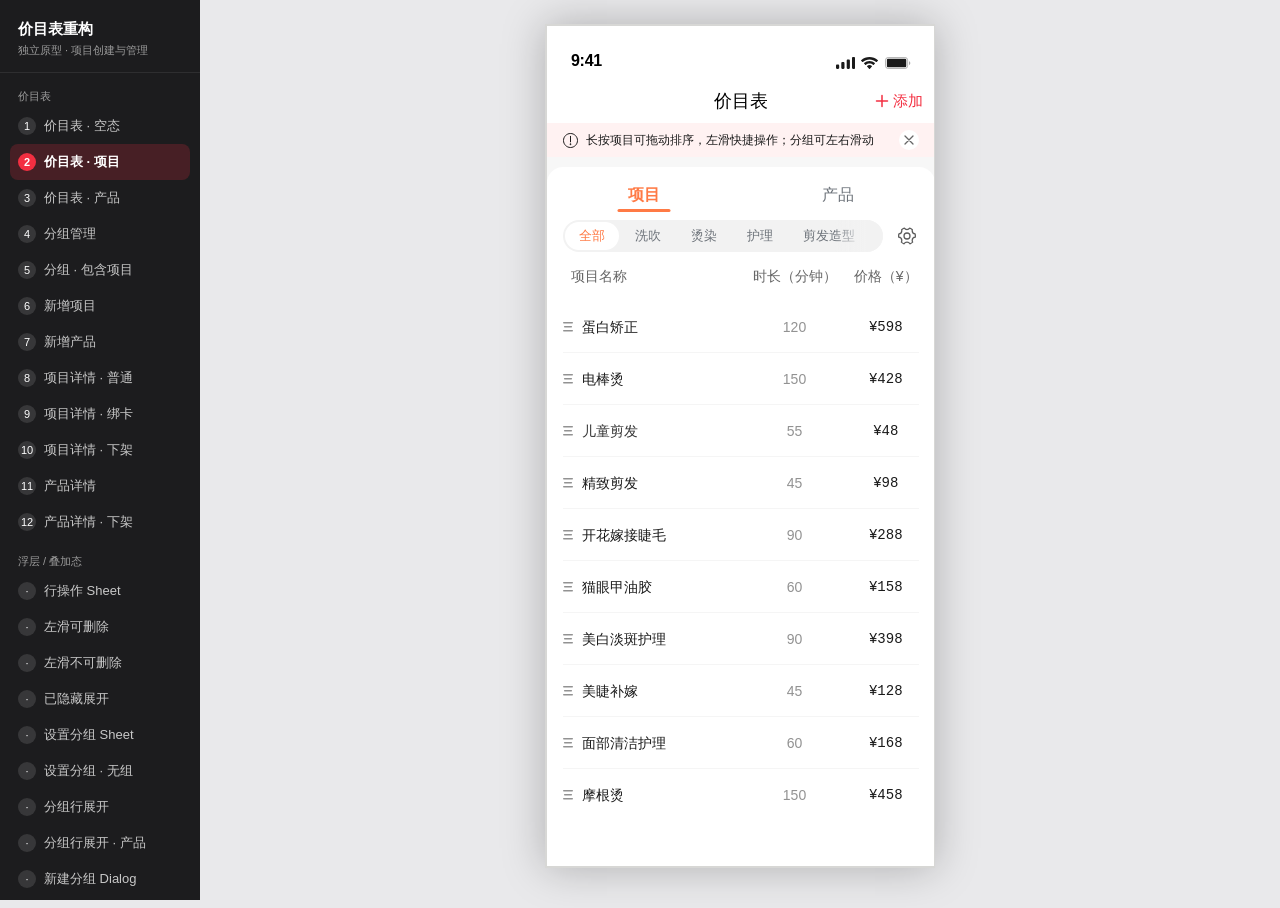
<file: index.html>
<!DOCTYPE html>
<html lang="zh-CN">
<head>
<meta charset="UTF-8">
<meta name="viewport" content="width=device-width, initial-scale=1.0, maximum-scale=1.0, user-scalable=no, viewport-fit=cover">
<title>剑琅联盟 · 价目表重构</title>
<link rel="stylesheet" href="base.css">
<link rel="stylesheet" href="shell.css">

<link rel="icon" href="data:image/svg+xml,%3Csvg xmlns='http://www.w3.org/2000/svg' viewBox='0 0 32 32'%3E%3Crect width='32' height='32' rx='8' fill='%23F32F41'/%3E%3Cg fill='%23ffffff'%3E%3Crect x='9' y='10' width='14' height='2.4' rx='1.2'/%3E%3Crect x='9' y='15' width='14' height='2.4' rx='1.2'/%3E%3Crect x='9' y='20' width='8' height='2.4' rx='1.2'/%3E%3C/g%3E%3C/svg%3E">
<script src="mobile-preview.js"></script>
</head>
<body>
<aside class="site-nav">
  <div class="nav-brand">
    <div class="t">价目表重构</div>
    <div class="s">独立原型 · 项目创建与管理</div>
  </div>
  <div class="nav-group">
    <div class="g-t">价目表</div>
    <button type="button" class="nav-item" data-flow="price-list-empty"><span class="idx">1</span>价目表 · 空态</button>
    <button type="button" class="nav-item on" data-flow="price-list-filled"><span class="idx">2</span>价目表 · 项目</button>
    <button type="button" class="nav-item" data-flow="price-list-product"><span class="idx">3</span>价目表 · 产品</button>
    <button type="button" class="nav-item" data-flow="price-groups"><span class="idx">4</span>分组管理</button>
    <button type="button" class="nav-item" data-flow="price-group-members"><span class="idx">5</span>分组 · 包含项目</button>
    <button type="button" class="nav-item" data-flow="price-add"><span class="idx">6</span>新增项目</button>
    <button type="button" class="nav-item" data-flow="price-add-product"><span class="idx">7</span>新增产品</button>
    <button type="button" class="nav-item" data-flow="price-edit-normal"><span class="idx">8</span>项目详情 · 普通</button>
    <button type="button" class="nav-item" data-flow="price-edit-bound"><span class="idx">9</span>项目详情 · 绑卡</button>
    <button type="button" class="nav-item" data-flow="price-edit-off-sale"><span class="idx">10</span>项目详情 · 下架</button>
    <button type="button" class="nav-item" data-flow="price-edit-product"><span class="idx">11</span>产品详情</button>
    <button type="button" class="nav-item" data-flow="price-edit-product-off-sale"><span class="idx">12</span>产品详情 · 下架</button>
  </div>
  <div class="nav-group">
    <div class="g-t">浮层 / 叠加态</div>
    <button type="button" class="nav-item" data-flow="price-list-action"><span class="idx">·</span>行操作 Sheet</button>
    <button type="button" class="nav-item" data-flow="price-list-swipe"><span class="idx">·</span>左滑可删除</button>
    <button type="button" class="nav-item" data-flow="price-list-swipe-locked"><span class="idx">·</span>左滑不可删除</button>
    <button type="button" class="nav-item" data-flow="price-list-hidden-open"><span class="idx">·</span>已隐藏展开</button>
    <button type="button" class="nav-item" data-flow="price-item-group"><span class="idx">·</span>设置分组 Sheet</button>
    <button type="button" class="nav-item" data-flow="price-item-group-empty"><span class="idx">·</span>设置分组 · 无组</button>
    <button type="button" class="nav-item" data-flow="price-group-menu"><span class="idx">·</span>分组行展开</button>
    <button type="button" class="nav-item" data-flow="price-group-menu-product"><span class="idx">·</span>分组行展开 · 产品</button>
    <button type="button" class="nav-item" data-flow="price-group-create"><span class="idx">·</span>新建分组 Dialog</button>
    <button type="button" class="nav-item" data-flow="price-group-rename"><span class="idx">·</span>重命名 Dialog</button>
    <button type="button" class="nav-item" data-flow="price-group-delete"><span class="idx">·</span>删除分组 Dialog</button>
    <button type="button" class="nav-item" data-flow="price-item-delete"><span class="idx">·</span>删除价目 Dialog</button>
  </div>
  <div class="nav-group grow">
    <div class="g-t">文档</div>
    <a class="nav-link" href="PRD-%E9%A1%B9%E7%9B%AE%E5%88%9B%E5%BB%BA%E4%B8%8E%E7%AE%A1%E7%90%86.html"><span class="idx">P</span> PRD</a>
  </div>
</aside>
<div class="nav-drawer-mask" id="navDrawerMask" aria-hidden="true"></div>
<div class="nav-edge-hit" id="navEdgeHit" aria-hidden="true"></div>
<div class="stage">
  <div id="frame" class="phone-shell">
    <div class="phone-inner phone">
    <div class="status-bar">
      <div class="status-bar__time">9:41</div>
      <div class="status-bar__icons">
        <svg width="19.2" height="12" viewBox="0 0 19.2002 12" fill="none" xmlns="http://www.w3.org/2000/svg"><path d="M2.13379 7.40039C2.72262 7.40066 3.2001 7.91493 3.2002 8.5498V10.8496C3.2002 11.4846 2.72268 11.9997 2.13379 12H1.06641C0.477422 11.9998 0 11.4846 0 10.8496V8.5498C9.79152e-05 7.91486 0.477483 7.40054 1.06641 7.40039H2.13379ZM7.43359 5C8.02258 5.00015 8.5 5.52275 8.5 6.16699V10.833C8.5 11.4772 8.02258 11.9998 7.43359 12H6.36621C5.77732 11.9997 5.2998 11.4772 5.2998 10.833V6.16699C5.2998 5.52283 5.77732 5.00027 6.36621 5H7.43359ZM12.833 2.40039C13.422 2.40039 13.9003 2.91564 13.9004 3.55176V10.8477C13.9004 11.4839 13.4221 12 12.833 12H11.7666C11.1775 12 10.7002 11.4839 10.7002 10.8477V3.55176C10.7003 2.91566 11.1776 2.40043 11.7666 2.40039H12.833ZM18.1338 0C18.7227 0.00025962 19.2002 0.50384 19.2002 1.125V10.875C19.2002 11.4962 18.7227 11.9997 18.1338 12H17.0664C16.4774 11.9999 16 11.4962 16 10.875V1.125C16 0.503771 16.4774 0.000148442 17.0664 0H18.1338Z" fill="#1A1A1A"/></svg>
        <svg width="17" height="12" viewBox="0 0 17 12" fill="none" xmlns="http://www.w3.org/2000/svg"><path d="M6.11231 8.95898C7.49091 7.68034 9.51016 7.68016 10.8887 8.95898C10.9579 9.02774 10.9981 9.12508 11 9.22753C11.0019 9.33007 10.9652 9.42913 10.8984 9.50097L8.73926 11.8906C8.67602 11.9606 8.58985 12 8.50001 12C8.41016 12 8.32398 11.9606 8.26075 11.8906L6.10157 9.50097C6.03487 9.42907 5.99803 9.33008 6.00001 9.22753C6.00199 9.12499 6.04291 9.02771 6.11231 8.95898ZM3.1084 6.11034C6.14692 3.29648 10.8531 3.29648 13.8916 6.11034C13.9601 6.17631 13.999 6.26741 14 6.3623C14.0009 6.45701 13.9635 6.54798 13.8965 6.61523L12.6201 7.89941C12.4886 8.03051 12.2756 8.03383 12.1406 7.90624C11.1429 7.00679 9.84502 6.50878 8.49903 6.50878C7.15382 6.50934 5.85652 7.00732 4.85938 7.90624C4.72442 8.03384 4.51142 8.03051 4.37989 7.89941L3.10352 6.61523C3.03647 6.54807 2.99919 6.45699 3.00001 6.3623C3.00091 6.26738 3.03986 6.17631 3.1084 6.11034ZM0.107428 3.19335C4.79922 -1.06448 12.2007 -1.06442 16.8926 3.19335C16.9605 3.25661 16.9994 3.34337 17 3.43358C17.0005 3.52372 16.9636 3.61083 16.8965 3.6748L15.6094 4.90429C15.4768 5.03049 15.2616 5.03147 15.127 4.90722C13.3394 3.29788 10.9665 2.40048 8.50001 2.40038C6.03341 2.40049 3.66077 3.29781 1.87305 4.90722C1.73852 5.03166 1.52312 5.03068 1.39063 4.90429L0.103522 3.6748C0.0365013 3.6108 -0.00055106 3.52371 6.19569e-06 3.43358C0.000632915 3.34337 0.0394625 3.25656 0.107428 3.19335Z" fill="#1A1A1A"/></svg>
        <svg width="27.3" height="12" viewBox="0 0 27.328 13" fill="none" xmlns="http://www.w3.org/2000/svg"><g><rect x="0.5" y="0.5" width="24" height="12" rx="3" stroke="#1A1A1A" opacity="0.35"/><path d="M26 4.66667V8.66667C26.8047 8.32789 27.328 7.5398 27.328 6.66667C27.328 5.79353 26.8047 5.00544 26 4.66667" fill="#1A1A1A" opacity="0.4"/><rect x="2" y="2" width="21" height="9" rx="1.33333" fill="#1A1A1A"/></g></svg>
      </div>
    </div>
<!-- ==== PRICE CATALOG (from card/demo.html) ==== -->
        <div class="screen hidden" id="screen-p-list">
          <header class="page-title-bar">
            <span class="title">价目表</span>
            <button type="button" class="title-add-btn" id="btnProjTitleAdd" aria-label="添加"><svg class="title-add-btn__plus" width="14" height="14" viewBox="0 0 14 14" fill="none" aria-hidden="true"><path d="M7 1.5v11M1.5 7h11" stroke="currentColor" stroke-width="1.5" stroke-linecap="round"/></svg><span class="title-add-btn__text">添加</span></button>
          </header>
          <div class="proj-list-hint" id="projListDragHint">
            <svg class="proj-list-hint__icon" width="15" height="15" viewBox="0 0 15 15" fill="none" aria-hidden="true"><path d="M7.5 14.5C9.433 14.5 11.183 13.7165 12.45 12.4497C13.7165 11.183 14.5 9.433 14.5 7.5C14.5 5.567 13.7165 3.817 12.45 2.5503C11.183 1.2835 9.433 0.5 7.5 0.5C5.567 0.5 3.817 1.2835 2.5503 2.5503C1.2835 3.817 0.5 5.567 0.5 7.5C0.5 9.433 1.2835 11.183 2.5503 12.4497C3.817 13.7165 5.567 14.5 7.5 14.5Z" stroke="currentColor" stroke-linejoin="round"/><path d="M7.5 10.55a0.625 0.625 0 1 1 0 1.25 0.625 0.625 0 0 1 0-1.25Z" fill="currentColor" stroke="currentColor" stroke-width="0.5"/><path d="M7.5 3.3v5.6" stroke="currentColor" stroke-linecap="round" stroke-linejoin="round"/></svg>
            <p class="proj-list-hint__text">长按项目可拖动排序，左滑快捷操作；分组可左右滑动</p>
            <button type="button" class="proj-list-hint__close" id="btnProjListHintClose" aria-label="关闭提示">
              <svg width="20" height="20" viewBox="0 0 20 20" fill="none" xmlns="http://www.w3.org/2000/svg" aria-hidden="true"><circle cx="10" cy="10" r="10" fill="#fff"/><path d="M14 6L6 14M14 14L6 6" stroke="#666" stroke-width="1.3" stroke-linecap="round"/></svg>
            </button>
          </div>
          <div class="page-tabs price-catalog-tabs" id="priceCatalogTabs" role="tablist" data-active="project">
            <button type="button" class="page-tabs__item on" data-price-catalog-tab="project" role="tab" aria-selected="true">项目</button>
            <button type="button" class="page-tabs__item" data-price-catalog-tab="product" role="tab" aria-selected="false">产品</button>
            <span class="price-catalog-tabs__ink" aria-hidden="true"></span>
          </div>
          <div class="page-body">
            <div class="catalog-list-shell">
              <div class="catalog-group-bar" id="catalogGroupBar">
                <div class="catalog-group-segment">
                  <div class="catalog-group-scroll" id="catalogGroupTabs" role="tablist" aria-label="价目分组"></div>
                  <div class="catalog-group-fade" aria-hidden="true"></div>
                </div>
                <button type="button" class="catalog-group-gear" id="btnCatalogGroupManage" aria-label="分组管理">
                  <svg width="18" height="18" viewBox="0 0 21 20" fill="none" aria-hidden="true">
                    <path d="M13.6338 0.882812C14.786 1.26977 15.8411 1.86545 16.7549 2.62305C16.6385 2.9904 16.5752 3.3808 16.5752 3.78516C16.5752 5.74918 18.0453 7.36153 19.9424 7.61914C20.1419 8.38846 20.25 9.19492 20.25 10.0273C20.25 10.4841 20.2151 10.9328 20.1533 11.3721C18.1554 11.5343 16.5752 13.1932 16.5752 15.2295C16.5752 15.9263 16.7624 16.5798 17.0869 17.1445C16.1709 17.9762 15.094 18.6361 13.9082 19.0742C13.2417 17.8842 11.9652 17.0801 10.5 17.0801C9.03459 17.0801 7.75726 17.884 7.09082 19.0742C5.90512 18.636 4.82807 17.9762 3.91211 17.1445C4.23683 16.5797 4.42477 15.9264 4.4248 15.2295C4.4248 13.1929 2.84413 11.5338 0.845703 11.3721C0.783923 10.9329 0.75 10.4841 0.75 10.0273C0.750014 9.195 0.857153 8.38838 1.05664 7.61914C2.95418 7.36195 4.4248 5.74951 4.4248 3.78516C4.42479 3.3807 4.3606 2.99048 4.24414 2.62305C5.1578 1.86541 6.21308 1.26986 7.36523 0.882812C8.07596 1.83601 9.21522 2.45508 10.5 2.45508C11.7846 2.45508 12.923 1.83574 13.6338 0.882812Z" stroke="currentColor" stroke-width="1.5" stroke-linejoin="round"/>
                    <path d="M10.5 13.5C12.433 13.5 14 11.933 14 10C14 8.067 12.433 6.5 10.5 6.5C8.567 6.5 7 8.067 7 10C7 11.933 8.567 13.5 10.5 13.5Z" stroke="currentColor" stroke-width="1.5" stroke-linejoin="round"/>
                  </svg>
                </button>
              </div>
              <div class="table-card" id="projTableCard">
                <div class="table-head" id="projTableHead">
                  <button type="button" class="table-head__cell" data-col-sort="name"><span class="table-head__inner">项目名称</span></button>
                  <button type="button" class="table-head__cell is-center" data-col-sort="duration" data-col-duration><span class="table-head__inner">时长/次数</span></button>
                  <button type="button" class="table-head__cell is-center" data-col-sort="price"><span class="table-head__inner">价格（¥）</span></button>
                </div>
                <div id="projProjectTable"></div>
              </div>
            </div>
            <div class="proj-list-empty hidden" id="projListEmpty">
              <img class="proj-list-empty__illust" src="assets/catalog/empty-box.svg" width="144" height="144" alt="" aria-hidden="true">
              <p class="proj-list-empty__title" id="projListEmptyTitle">暂无项目</p>
              <p class="proj-list-empty__hint" id="projListEmptyHint">添加后可在选择项目与办卡中使用</p>
              <button type="button" class="btn-proj-empty-add btn-proj-empty-add--dash" id="btnProjEmptyAdd">添加项目</button>
              <button type="button" class="btn-proj-empty-add btn-proj-empty-add--dash hidden" id="btnProjEmptyAddToGroup">添加项目到本组</button>
            </div>
          </div>
        </div>
        <div class="screen hidden" id="screen-p-groups">
          <header class="page-title-bar">
            <button type="button" class="back" id="projBackFromGroups" aria-label="返回"><svg width="24" height="24" viewBox="0 0 24 24" fill="none" stroke="currentColor" stroke-width="2"><path d="M15 18l-6-6 6-6"/></svg></button>
            <span class="title">分组管理</span>
            <button type="button" class="btn-catalog-group-create" id="btnCatalogGroupCreate" aria-label="新建"><svg class="btn-catalog-group-create__plus" width="14" height="14" viewBox="0 0 14 14" fill="none" aria-hidden="true"><path d="M7 1.5v11M1.5 7h11" stroke="currentColor" stroke-width="1.5" stroke-linecap="round"/></svg><span class="btn-catalog-group-create__text">新建</span></button>
          </header>
          <div class="page-body">
            <div class="catalog-group-manage-list" id="catalogGroupManageList"></div>
            <div class="catalog-group-manage-empty hidden" id="catalogGroupManageEmpty">
              <div class="catalog-group-manage-empty__icon" aria-hidden="true">
                <svg width="28" height="28" viewBox="0 0 24 24" fill="none" stroke="currentColor" stroke-width="1.6"><path d="M4 7h16M4 12h10M4 17h6"/></svg>
              </div>
              <p class="catalog-group-manage-empty__title">暂无分组</p>
              <p class="catalog-group-manage-empty__hint">创建分组后可快速筛选价目表</p>
            </div>
          </div>
        </div>
        <div class="screen hidden" id="screen-p-group-members">
          <header class="page-title-bar">
            <button type="button" class="back" id="projBackFromGroupMembers" aria-label="返回"><svg width="24" height="24" viewBox="0 0 24 24" fill="none" stroke="currentColor" stroke-width="2"><path d="M15 18l-6-6 6-6"/></svg></button>
            <span class="title" id="catalogGroupMembersTitle">包含项目</span>
          </header>
          <div class="pick-select-bar catalog-members-bar">
            <span class="pick-select-bar__title" id="catalogGroupMembersCount">已选 0</span>
            <div class="pick-select-bar__btns">
              <button type="button" class="pick-select-bar__btn" id="btnCatalogMembersInvert">反选</button>
              <button type="button" class="pick-select-bar__btn" id="btnCatalogMembersSelectAll">全选</button>
            </div>
          </div>
          <div class="page-body">
            <div class="catalog-member-card">
              <div class="catalog-member-list" id="catalogGroupMembersList"></div>
            </div>
          </div>
          <div class="bottom-bar"><div class="bottom-bar__action"><button type="button" class="btn-main" id="btnCatalogGroupMembersSave">确定</button></div><div class="bottom-bar__safe"></div></div>
        </div>

        <div class="picker-mask picker-mask--bottom" id="durPickerMask">
          <div class="picker-sheet">
            <div class="picker-head picker-head--validity"><span class="picker-head__title-main">项目时长</span></div>
            <div class="validity-sheet-body">
              <div class="validity-chip-row validity-chip-row--presets" id="durChipRow"></div>
              <div class="ios-picker" id="durHmPicker">
                <div class="ios-picker-highlight"></div>
                <div class="ios-picker-cols">
                  <div class="ios-picker-col" id="durHourCol"></div>
                  <div class="ios-picker-col" id="durMinCol"></div>
                </div>
              </div>
            </div>
            <div class="picker-foot picker-foot--row">
              <button type="button" class="btn-main secondary" id="btnDurCancel">取消</button>
              <button type="button" class="btn-main" id="btnDurOk">确定</button>
            </div>
          </div>
        </div>

        <div class="dialog-mask" id="projDialogMask">
          <div class="dialog">
            <div class="dialog__title">确认删除？</div>
            <div class="dialog__body">删除后不可恢复，是否继续？</div>
            <div class="dialog__actions">
              <button type="button" class="btn-main secondary" id="projDialogCancel">取消</button>
              <button type="button" class="btn-main" id="projDialogConfirm">删除</button>
            </div>
          </div>
        </div>

        <div class="dialog-mask" id="catalogInlineDiscardMask">
          <div class="dialog">
            <div class="dialog__title">放弃修改？</div>
            <div class="dialog__body">这一项还有没保存的改动，收起后将不会保留。</div>
            <div class="dialog__actions">
              <button type="button" class="btn-main secondary" id="catalogInlineDiscardAbort">继续编辑</button>
              <button type="button" class="btn-main" id="catalogInlineDiscardOk">放弃</button>
            </div>
          </div>
        </div>

        <div class="dialog-mask" id="catalogGroupNameMask">
          <div class="dialog">
            <div class="dialog__title" id="catalogGroupNameTitle">新建分组</div>
            <input type="text" class="catalog-group-name-field" id="catalogGroupNameInput" placeholder="请输入分组名称" maxlength="20" autocomplete="off">
            <p class="catalog-group-name-hint">最多 20 字，不可与已有分组重名</p>
            <div class="dialog__actions">
              <button type="button" class="btn-main secondary" id="catalogGroupNameCancel">取消</button>
              <button type="button" class="btn-main" id="catalogGroupNameConfirm">确定</button>
            </div>
          </div>
        </div>


        <div class="dialog-mask" id="catalogGroupDeleteMask">
          <div class="dialog">
            <div class="dialog__title">删除分组？</div>
            <div class="dialog__body">仅删除分组，不会删除项目/产品。</div>
            <div class="dialog__actions">
              <button type="button" class="btn-main secondary" id="catalogGroupDeleteCancel">取消</button>
              <button type="button" class="btn-main" id="catalogGroupDeleteConfirm">删除</button>
            </div>
          </div>
        </div>

        <div class="dialog-mask" id="unlimitedValidityDialogMask">
          <div class="dialog">
            <div class="dialog__title">设置有效期</div>
            <div class="dialog__body">不限次项目不可使用永久有效，请在此设置卡有效期。</div>
            <div class="unlimited-validity-dialog__dur">
              <div class="duration-input" id="unlimitedValidityDuration" data-duration-id="unlimitedValidity" style="width:166px">
                <div class="duration-input__field" data-duration-field>
                  <input type="text" class="duration-input__num" data-duration-num inputmode="numeric" pattern="[0-9]*" autocomplete="off" placeholder="请输入" />
                </div>
                <div class="duration-input__units" data-duration-units style="grid-template-columns:repeat(3,1fr);flex:0 0 90px;width:90px">
                  <span class="duration-seg-indicator" style="width:calc((100% - 4px) / 3);transform:translateX(200%)" aria-hidden="true"></span>
                  <button type="button" class="duration-input__unit" data-duration-unit="day">日</button>
                  <button type="button" class="duration-input__unit" data-duration-unit="month">月</button>
                  <button type="button" class="duration-input__unit is-active" data-duration-unit="year">年</button>
                </div>
              </div>
            </div>
            <div class="dialog__actions">
              <button type="button" class="btn-main secondary" id="unlimitedValidityCancel">取消</button>
              <button type="button" class="btn-main" id="unlimitedValidityConfirm">确定</button>
            </div>
          </div>
        </div>

        <div class="picker-mask picker-mask--bottom" id="catalogRowActionMask">
          <div class="picker-sheet picker-sheet--menu">
            <div class="catalog-action-card">
              <div class="picker-sheet__grabber" aria-hidden="true"></div>
              <div class="picker-head picker-head--stack">
                <div class="picker-head__title" id="catalogRowActionTitle">项目</div>
              </div>
              <div class="catalog-action-list">
                <button type="button" class="catalog-action-item" data-catalog-act="group">设置分组</button>
                <button type="button" class="catalog-action-item" data-catalog-act="sale">下架</button>
                <button type="button" class="catalog-action-item" data-catalog-act="hide">隐藏</button>
                <button type="button" class="catalog-action-item hidden" data-catalog-act="unhide">取消隐藏</button>
                <button type="button" class="catalog-action-item catalog-action-item--danger" data-catalog-act="delete">删除<span class="catalog-action-item__del-lock is-hidden" id="catalogActDeleteLock" aria-hidden="true"></span></button>
              </div>
            </div>
            <div class="catalog-action-foot">
              <button type="button" class="catalog-action-item catalog-action-item--cancel" data-catalog-act="cancel">取消</button>
            </div>
            <div class="catalog-action-safe" aria-hidden="true"></div>
          </div>
        </div>

        <div class="picker-mask picker-mask--bottom" id="catalogItemGroupMask">
          <div class="picker-sheet tall">
            <div class="picker-head picker-head--stack">
              <div class="picker-head__title" id="catalogItemGroupTitle">设置分组</div>
              <div class="picker-head__sub">可同时加入多个分组</div>
            </div>
            <div class="catalog-group-sheet-list" id="catalogItemGroupList"></div>
            <div class="picker-foot picker-foot--row">
              <button type="button" class="btn-main secondary" id="catalogItemGroupCancel">取消</button>
              <button type="button" class="btn-main" id="catalogItemGroupConfirm">确定</button>
            </div>
          </div>
        </div>


        <div class="picker-mask picker-mask--bottom" id="amountKeypadMask">
          <div class="picker-sheet">
            <div class="picker-head" id="amountKeypadTitle">输入金额</div>
            <div class="amount-keypad-display is-empty" id="amountKeypadDisplay">请输入</div>
            <div class="amount-keypad-grid" id="amountKeypadGrid"></div>
            <div class="picker-foot picker-foot--row">
              <button type="button" class="btn-main secondary" id="btnAmountKeypadCancel">取消</button>
              <button type="button" class="btn-main" id="btnAmountKeypadOk">确定</button>
            </div>
          </div>
        </div>

<!-- ==== /PRICE CATALOG ==== -->

      <div class="toast-msg" id="toastMsg" role="status" aria-live="polite"></div>
    </div>
  </div>
</div>
<script src="amount-keypad.js"></script>
<script src="catalog.js"></script>
<script src="app.js"></script>
</body>
</html>
</file>
<file: base.css>
/* 价目表重构 · from card/demo.html */

.phone-inner.phone,
#frame.phone-shell {
  width: var(--phone-w);
  height: var(--phone-h);
  overflow: hidden;
  position: relative;
  background: var(--bg-page);
  border: 1px solid var(--border);
  display: flex;
  flex-direction: column;
}
.phone-inner .picker-mask,
.phone-inner .dialog-mask { position: absolute; inset: 0; }
.phone-inner .toast-msg {
  position: absolute; left: 50%; top: 50%;
  transform: translate(-50%, -50%); z-index: 100;
}
/* 标题绝对居中后，右侧操作贴右（demo L8551） */
.page-title-bar .title-add-btn {
  position: relative; z-index: 2; flex: 0 0 auto; margin-left: auto; align-self: center;
}

/* demo L32-52 */
:root {
  --brand: #F32F41; --brand-soft: #FFF2F2; --brand-border: #FFD5D9;
  /* 选中态橙：只服务「选中」这一种语义 —— 主 Tab（项目/产品）与分组胶囊的选中态。
     与品牌红并存、互不替代：实心红按钮 / 文字链 / 虚线添加行 / 必填星号 / 勾选框一律仍用 --brand。 */
  --brand-orange: #FF7A45;
  --switch-include-on: #34C759;
  --switch-qty-on: #FF7043;
  --success: #2BA471; --success-soft: #E8F8F2;
  --bg-page: #F7F7F7; --card: #FFFFFF; --text: #333333; --text-sec: #929292;
  --border: #D7D7D5; --disabled: #EDEDED;
  /* 白卡行间发丝线 · 方案 B */
  --card-divider: rgba(0, 0, 0, 0.04);
  --font-data: "TCloudNumber", "DIN Alternate", "Helvetica Neue", monospace;
  /* 文案/占位（如金额「请输入」）；有数字后金额栏切回 --font-data */
  --font-text: "Source Han Sans SC", "PingFang SC", "Microsoft YaHei", sans-serif;
  --phone-w: 390px; --phone-h: 844px; --phone-scale: 1.5;
  --phone-display-w: calc(var(--phone-w) * var(--phone-scale));
  --phone-display-h: calc(var(--phone-h) * var(--phone-scale));
  /* 假状态栏高度：单一来源 —— .status-bar 高度与「分组管理 ⇄ 包含项目」推栈层
     的顶部偏移共用它。手机模式（真机）隐藏假状态栏时由 shell.css 覆写为 0，
     否则推栈层会凭空多出一条状态栏高度的空带。 */
  --statusbar-h: 53px;
  --safe-bottom: 34px;
  --bottom-surface-shadow: 0 -0.5px 4px 0 rgba(0, 0, 0, 0.08);
}

/* demo L207-265 */
.phone { width: var(--phone-w); height: var(--phone-h); overflow: hidden; position: relative; background: var(--bg-page); border: 1px solid var(--border); }
/* 原型内文案强制思源黑体；数字栏仍用 --font-data 显式覆盖 */
.phone {
  --font-text: "Source Han Sans SC", "Noto Sans SC", "Microsoft YaHei", sans-serif;
  font-family: var(--font-text);
}
.phone button,
.phone input,
.phone textarea,
.phone select,
.phone label,
.phone p,
.phone span,
.phone a,
.phone li,
.phone td,
.phone th,
.phone div,
.phone h1,
.phone h2,
.phone h3,
.phone h4 {
  font-family: inherit;
}
.phone .font-data,
.phone .font-data-lg,
.phone .price-num,
.phone .emp-num,
.phone .member-card-compact__price-val.is-data {
  font-family: var(--font-data);
  font-variant-numeric: tabular-nums;
}
.phone-shell { display: flex; flex-direction: column; height: 100%; overflow: hidden; position: relative; }
.status-bar { height: var(--statusbar-h, 53px); background: var(--card); flex-shrink: 0; display: flex; align-items: flex-end; justify-content: space-between; box-sizing: border-box; padding: 0 24px 10px; color: #000; }
.status-bar__time { font-size: 16px; font-weight: 600; letter-spacing: -0.3px; line-height: 1; min-width: 54px; }
.status-bar__icons { display: flex; align-items: center; gap: 6px; height: 12px; }
.status-bar__icons svg { display: block; flex-shrink: 0; }
.screen { display: flex; flex-direction: column; flex: 1; min-height: 0; overflow: hidden; position: relative; }

/* 输入框统一灰色方案：禁用系统黄框 / 品牌色聚焦描边 */
.phone input,
.phone textarea {
  accent-color: var(--text-sec);
  caret-color: var(--text);
}
.phone input:focus,
.phone input:focus-visible,
.phone textarea:focus,
.phone textarea:focus-visible {
  outline: none;
}
.phone input:-webkit-autofill,
.phone input:-webkit-autofill:hover,
.phone input:-webkit-autofill:focus {
  -webkit-text-fill-color: var(--text);
  caret-color: var(--text);
  box-shadow: 0 0 0 1000px #fff inset;
  transition: background-color 99999s ease-out;
}

/* demo L267-535 */
.page-title-bar {
  position: relative; height: 44px; display: flex; align-items: center;
  padding: 0; background: var(--card); flex-shrink: 0;
}
.page-title-bar .back {
  position: relative; z-index: 2; flex: 0 0 auto;
  width: 44px; height: 44px; border: none; background: none;
  cursor: pointer; padding: 0; color: var(--text);
  display: inline-flex; align-items: center; justify-content: center;
}
.page-title-bar .title {
  position: absolute; left: 50%; top: 50%; transform: translate(-50%, -50%);
  z-index: 1; max-width: calc(100% - 168px); height: 25px;
  display: flex; align-items: center; justify-content: center;
  text-align: center; font-size: 18px; font-weight: 500; line-height: 25px;
  min-width: 0; white-space: nowrap; overflow: hidden; text-overflow: ellipsis;
}
.page-title-bar:not(:has(.back)) .title { max-width: calc(100% - 96px); }
/* Figma 422:1087/1312/1238 · 创建会员卡步骤条 + 顶区蓝洗（下沿柔化，首卡叠入） */
#screen10,
#screen9,
#screen11 {
  background: #f7f7f7;
  position: relative;
}
.phone-step-bar {
  display: flex; align-items: center; justify-content: center;
  gap: 0; padding: 0 16px; height: 63px; box-sizing: border-box;
  background: transparent; border-bottom: none; flex-shrink: 0;
  position: relative; z-index: 0;
}
.phone-step-bar::before {
  content: '';
  position: absolute; left: 0; right: 0; top: 0; bottom: -28px;
  background: linear-gradient(
    180deg,
    #f4f7fe 0%,
    #f4f7fe 42%,
    rgba(244, 247, 254, 0.55) 72%,
    rgba(247, 247, 247, 0) 100%
  );
  pointer-events: none; z-index: -1;
}
.phone-step-bar.hidden { display: none !important; }
.phone-step-bar.hidden::before { display: none; }
.phone-step-bar__steps {
  display: flex; align-items: center; justify-content: space-between;
  width: 100%; max-width: 358px;
  position: relative; z-index: 1;
}
.phone-step-bar__item {
  flex: 0 0 auto; margin: 0; padding: 0; border: none; background: none;
  font-family: inherit; line-height: normal; white-space: nowrap;
  color: #929292; font-size: 12px; font-weight: 400;
  cursor: default; pointer-events: none;
}
.phone-step-bar__item.is-active {
  color: #4a7bf4; font-size: 16px; font-weight: 600;
}
.phone-step-bar__line {
  flex: 1 1 auto; height: 0; margin: 0 8px; min-width: 24px; max-width: 53px;
  border: none; border-top: 1px solid #d8d8d8;
}
.phone-step-bar__line.is-done { border-top-color: #4a7bf4; }
/* legacy stubs kept for safety if old markup briefly present */
.phone-step-bar__segments,
.phone-step-bar__text { display: none !important; }
.phone-step-seg { display: none; }
.btn-main.btn-outline-brand {
  /* 继承 .btn-main.secondary 描边规范；此处仅补布局细节 */
  line-height: 1.2; margin-top: 0;
}
.detail-bar-actions {
  position: absolute; right: 10px; top: 50%; transform: translateY(-50%); z-index: 2;
  display: flex; align-items: center; gap: 8px;
}
/* Figma 403:1546 下架 · 蓝胶囊；403:1544 编辑 · 灰胶囊 */
.detail-shelf-btn {
  border: none; background: #4A7BF4; color: #fff; font-size: 14px; font-weight: 600;
  padding: 6px 20px; border-radius: 999px; line-height: 1.2; cursor: pointer; font-family: inherit; flex-shrink: 0;
}
.detail-shelf-btn:active { opacity: .88; }
.detail-edit-btn {
  border: none; background: #C5C5C5; color: #fff; font-size: 14px; font-weight: 600;
  padding: 6px 20px; border-radius: 999px; line-height: 1.2; cursor: pointer; font-family: inherit; flex-shrink: 0;
}
.detail-edit-btn:active { opacity: .88; }
.detail-edit-btn.is-disabled {
  background: rgba(197,197,197,.55); color: rgba(255,255,255,.9);
  cursor: not-allowed; opacity: 1;
}
.detail-edit-btn.is-disabled:active { opacity: 1; }
/* 详情卡头 · 与 Figma 422:1026 同款 */
.detail-shelf-status {
  flex-shrink: 0; display: inline-flex; align-items: center; justify-content: center;
  box-sizing: border-box; height: 17px; padding: 0 3px;
  border: 0.5px solid #929292; border-radius: 2px; background: transparent;
  font-size: 12px; font-weight: 400; line-height: normal; color: #929292;
  white-space: nowrap;
}
.list-shelf-seg { margin-top: 0; margin-bottom: 0; flex-shrink: 0; }
.page-tabs {
  display: flex; width: 100%; height: 48px; background: var(--card); flex-shrink: 0;
}
.page-tabs__item {
  flex: 1; position: relative; border: none; background: transparent; padding: 0;
  cursor: pointer; font-family: inherit; min-width: 0;
  display: flex; flex-direction: column; align-items: center; justify-content: center;
}
.page-tabs__label {
  font-size: 16px; line-height: 24px; font-weight: 400; color: var(--text-sec);
}
.page-tabs__item.on .page-tabs__label { color: var(--text); font-weight: 500; }
.page-tabs__indicator {
  position: absolute; left: 50%; bottom: 0; transform: translateX(-50%);
  width: 32px; height: 3px; border-radius: 2px; background: transparent;
}
.page-tabs__item.on .page-tabs__indicator { background: var(--brand); }
.list-shelf-seg.page-tabs {
  height: auto; min-height: 40px; padding: 6px 0 0; justify-content: center; gap: 40px;
  border-radius: 0;
}
.list-shelf-seg .page-tabs__item { flex: 0 0 auto; width: auto; padding: 0 12px 10px; }
.list-shelf-seg .page-tabs__label { font-size: 16px; letter-spacing: 0.32px; }
.list-shelf-seg .page-tabs__item.on .page-tabs__label { font-weight: 600; color: #1a1a1a; }
.list-shelf-seg .page-tabs__indicator { width: 27px; height: 3px; border-radius: 4px; bottom: 0; }
.list-shelf-seg + .list-page-body .list-page { padding-top: 8px; }
.list-shelf-seg + .list-page-body .card-list-shell { padding-top: 0; }
.list-shelf-seg + .list-page-body .card-list-shell .list-page { padding-top: 12px; }
.list-shelf-seg + .list-page-body .card-list-shell:has(#cardGroupBar.hidden) .list-page { padding-top: 8px; }
.issue-picker-tabs.page-tabs { margin: 0; }
.issue-picker-tabs--holders-only .page-tabs__item[data-issue-tab="new"] { display: none; }
.member-card-item--shelved { border-color: var(--border); }
.member-card-item--shelved .member-card-compact { filter: saturate(.82) brightness(.96); }
.member-card-compact__title {
  position: absolute; left: 16px; right: 108px; top: 50%; transform: translateY(-50%);
  display: flex; align-items: center; justify-content: flex-start; gap: 8px; min-width: 0;
  z-index: 2;
}
.member-card-compact__vip {
  flex-shrink: 0; display: inline-flex; align-items: center; justify-content: center;
  width: 28px; height: 28px; border-radius: 8px;
  font-family: "DingTalk JinBuTi", "STSong", "Songti SC", serif;
  font-size: 12px; font-weight: 400; line-height: 1; letter-spacing: 0;
  background: #E2D0C6; color: #694E42;
}
.member-card-compact__vip img { display: none; }
.member-card-compact__title .member-card-compact__name {
  position: static; transform: none; left: auto; right: auto;
  flex: 0 1 auto; min-width: 0;
  white-space: nowrap; overflow: hidden; text-overflow: ellipsis;
}
/* Figma 422:1026 · 已下架 */
.member-card-compact__shelved-tag {
  flex-shrink: 0; display: inline-flex; align-items: center; justify-content: center;
  box-sizing: border-box; height: 17px; padding: 0 3px;
  border: 0.5px solid #929292; border-radius: 2px; background: transparent;
  font-size: 12px; font-weight: 400; line-height: normal; color: #929292;
  white-space: nowrap;
}
.detail-clone-btn {
  border: none; background: #4A7BF4; color: #fff;
  font-size: 14px; font-weight: 600; padding: 6px 20px; border-radius: 999px; line-height: 1.2;
  cursor: pointer; font-family: inherit; flex-shrink: 0;
}
.detail-clone-btn:active { opacity: .88; }
.bottom-bar--detail-shelved .bottom-bar__action {
  display: flex; gap: 8px;
}
.bottom-bar--detail-shelved .bottom-bar__action .btn-main { flex: 1; min-width: 0; }
.tpl-detail-stats-cards {
  background: var(--bg-page);
  padding: 8px 12px 12px;
}
.stats-card {
  background: var(--card);
  border-radius: 10px;
  overflow: hidden;
}
.stats-card + .stats-card { margin-top: 10px; }
.stats-project-block + .stats-project-block { border-top: 1px solid var(--bg-page); }
.stats-project-block__name { padding: 10px 16px 4px; font-size: 13px; font-weight: 600; color: var(--text); }
.stats-project-block .form-row .label { padding-left: 8px; }
.page-body--detail {
  padding: 12px 0 0;
  background: var(--bg-page);
  display: flex;
  flex-direction: column;
  gap: 0;
}
.page-body--detail > .tpl-detail-section + .tpl-detail-section {
  margin-top: 0;
}
.tpl-detail-card-bar {
  background: transparent;
  flex-shrink: 0;
}
/* 卡头上圆角保留；底边贴下方白区 */
#screen6 .tpl-detail-card-bar .member-card-compact {
  border-radius: 12px 12px 0 0;
}
.tpl-detail-card-bar .member-card-compact { width: 100%; }
.tpl-detail-card-bar .member-card-compact__title { right: 148px; }
.tpl-detail-card-bar .member-card-compact--shelved .member-card-compact__title { right: 196px; }
.tpl-detail-section {
  background: var(--card);
  margin-bottom: 0;
  flex-shrink: 0;
  overflow: visible;
}
.page-body--detail > .tpl-detail-section--face {
  flex: 1 0 auto;
}
.tpl-detail-section .section-head--detail {
  background: var(--card);
  padding-bottom: 8px;
}
.tpl-detail-section .tpl-detail-stats-cards {
  background: transparent;
  padding: 0 0 8px;
}
.tpl-detail-section .stats-card {
  border-radius: 0;
  background: transparent;
  overflow: visible;
}
.tpl-detail-section .stats-card + .stats-card {
  margin-top: 0;
  border-top: 1px solid var(--bg-page);
}
.page-body { flex: 1; min-height: 0; overflow-y: auto; overflow-x: hidden; -webkit-overflow-scrolling: touch; }
.bottom-bar {
  position: relative; flex-shrink: 0; display: flex; flex-direction: column;
  isolation: isolate;
}
.bottom-bar__action {
  position: relative; z-index: 1; box-sizing: border-box;
  min-height: 56px; padding: 4px 16px 0;
  background: var(--card); border: none;
  display: flex; flex-wrap: wrap; align-items: center; align-content: center; gap: 12px;
  box-shadow: var(--bottom-surface-shadow);
}
.bottom-bar__action > * { position: relative; z-index: 1; }
.bottom-bar__safe {
  flex-shrink: 0; height: var(--safe-bottom); background: var(--card);
  position: relative; z-index: 2; border: none; box-shadow: none;
}
.bottom-bar--dual .btn-main { flex: 1; margin: 0; max-width: none; }
.bottom-bar--dual .btn-main.secondary { margin-top: 0; }
.btn-main {
  width: 100%; max-width: 370px; margin: 0 auto; display: flex; align-items: center; justify-content: center;
  height: 48px; min-height: 48px; line-height: 1.2; padding: 0 12px; box-sizing: border-box;
  text-align: center; border: none; border-radius: 12px; background: var(--brand); color: #fff;
  font-size: 16px; font-weight: 500; cursor: pointer; font-family: inherit;
  gap: 4px;
}
.btn-main__plus {
  display: inline-block; font-size: 20px; font-weight: 600; line-height: 1;
  transform: translateY(-1px); flex-shrink: 0;
}
/* 描边按钮：禁止填充，仅描边 + 品牌字色（全站 secondary / outline 统一遵守） */
.btn-main.secondary,
.btn-main.btn-outline-brand {
  background: transparent; color: var(--brand); border: 1px solid var(--brand); margin-top: 8px;
}
.btn-main:disabled {
  background: var(--disabled); color: var(--text-sec); border: 1px solid var(--disabled);
  opacity: 1; cursor: not-allowed;
}

/* demo L1230-1244 */
.toast-msg {
  position: absolute; left: 50%; top: 50%; transform: translate(-50%, -50%);
  box-sizing: border-box; max-width: min(310px, calc(100% - 80px));
  padding: 10px 16px; border-radius: 4px;
  background: rgba(51, 51, 51, 0.9); color: #fff;
  font-family: "Source Han Sans SC", "PingFang SC", "Microsoft YaHei", sans-serif;
  font-size: 14px; font-weight: 400; line-height: 20px; letter-spacing: 0;
  text-align: center; white-space: pre-line; word-break: break-word;
  z-index: 50; opacity: 0; transition: opacity .2s; pointer-events: none;
  box-shadow: none;
}
.toast-msg.is-multiline {
  text-align: left; padding: 12px 16px; line-height: 22px;
}
.toast-msg.show { opacity: 1; }

/* demo L1345-1397 */
.hidden { display: none !important; }
.picker-mask { position: absolute; inset: 0; background: rgba(0,0,0,.45); z-index: 30; display: none; align-items: center; justify-content: center; padding: 0 32px; }
.picker-mask.open { display: flex; }
#amountKeypadMask.open { z-index: 50; }
/* 流水自定义时间：叠在筛选 Sheet 之上，避免被遮挡 */
#flowRangeMask.open { z-index: 40; }
.picker-mask--bottom {
  padding: 0; flex-direction: column; justify-content: flex-end; align-items: stretch;
}
.picker-sheet { width: 100%; max-width: 326px; background: var(--card); border-radius: 16px; overflow: hidden; max-height: 90%; display: flex; flex-direction: column; }
.picker-sheet.tall { max-height: 75%; align-self: flex-end; width: 100%; max-width: none; border-radius: 12px 12px 0 0; }
/* ModalPopup/bottom · 剑琅规范 v1.6 */
.picker-mask--bottom .picker-sheet {
  width: 100%; max-width: none; margin: 0; flex: 0 1 auto; align-self: auto;
  border-radius: 16px 16px 0 0; max-height: 85%; min-height: 0;
}
.picker-mask--bottom .picker-sheet.tall { max-height: 85%; align-self: auto; border-radius: 16px 16px 0 0; }
.picker-mask--bottom .picker-head {
  padding: 20px 20px 0; border-bottom: none; font-size: 17px; font-weight: 600; color: var(--text); text-align: center; line-height: 1.35; flex-shrink: 0;
}
#empItemCommEditTitle {
  display: inline-flex; align-items: center; justify-content: center; gap: 4px; width: 100%; box-sizing: border-box;
}
.picker-mask--bottom .picker-head--stack { padding: 20px 20px 0; }
.picker-mask--bottom .picker-head--stack .picker-head__title { font-size: 17px; font-weight: 600; color: var(--text); }
.picker-mask--bottom .picker-head--stack .picker-head__sub { font-size: 13px; color: var(--text-sec); margin-top: 4px; }
.picker-mask--bottom .picker-head--validity { padding: 16px 20px 0; justify-content: center; position: relative; flex-shrink: 0; }
.picker-mask--bottom .picker-head--validity .picker-head__title-main { font-size: 17px; font-weight: 600; }
.picker-mask--bottom .validity-sheet-body,
.picker-mask--bottom .picker-body { padding: 12px 20px 0; flex-shrink: 0; }
.picker-mask--bottom .picker-search { padding: 12px 20px 0; flex-shrink: 0; }
.picker-mask--bottom .picker-search.search-bar--member {
  margin: 8px 16px; padding: 0 12px; flex-shrink: 0;
}
.picker-mask--bottom .issue-picker-tabs { flex-shrink: 0; }
.picker-mask--bottom .picker-list {
  padding: 0 20px; flex: 1 1 auto; min-height: 0; overflow-y: auto; -webkit-overflow-scrolling: touch;
}
.picker-mask--bottom .picker-foot {
  padding: 8px 20px 40px; border-top: none; flex-shrink: 0;
  box-shadow: none;
}
.picker-mask--bottom .picker-foot--row { display: flex; align-items: stretch; gap: 12px; padding-top: 0; }
.picker-mask--bottom .picker-foot .btn-main {
  height: 48px; min-height: 48px; line-height: 1.2; border-radius: 12px;
  font-size: 16px; font-weight: 500; padding: 0 12px; box-sizing: border-box;
  max-width: none; width: 100%; margin: 0;
  display: flex; align-items: center; justify-content: center;
}
.picker-mask--bottom .picker-foot--row .btn-main { flex: 1 1 0; width: auto; min-width: 0; }
.picker-mask--bottom .picker-foot .btn-main.secondary {
  background: transparent; color: var(--brand); border: 1px solid var(--brand); margin-top: 0;
}

/* demo L1749-1783 */
.amount-keypad-display {
  padding: 4px 20px 12px; text-align: right; font-size: 32px; font-weight: 700;
  font-family: var(--font-data); font-variant-numeric: tabular-nums; min-height: 44px; line-height: 44px; color: var(--text);
}
.input-amount,
.mp-fixed-input,
.issue-extend-custom-input {
  font-family: var(--font-data); font-weight: 400; font-size: 14px; font-variant-numeric: tabular-nums;
}
/* 空态「请输入」用思源黑体；有金额后仍走 --font-data */
.input-amount:placeholder-shown,
.mp-fixed-input:placeholder-shown,
.issue-extend-custom-input:placeholder-shown {
  font-family: var(--font-text); font-variant-numeric: normal;
}
.input-amount::placeholder,
.mp-fixed-input::placeholder,
.issue-extend-custom-input::placeholder {
  font-family: var(--font-text); font-variant-numeric: normal;
}
.amount-keypad-display.is-empty {
  font-size: 16px; font-weight: 400; font-family: var(--font-text); color: var(--text-sec);
}
.amount-keypad-grid {
  display: grid; grid-template-columns: repeat(3, 1fr); gap: 8px;
  padding: 0 20px 8px;
}
.amount-keypad-key {
  min-height: 52px; border: none; border-radius: 10px; background: var(--bg-page);
  font-size: 22px; font-weight: 500; color: var(--text); cursor: pointer; font-family: inherit;
  display: inline-flex; align-items: center; justify-content: center;
}
.amount-keypad-key:active { background: var(--disabled); }
.amount-keypad-key--delete { font-size: 20px; color: var(--text-sec); }
.amount-keypad-key.is-spacer { visibility: hidden; pointer-events: none; }

/* demo L1849-1897 */
.form-row--duration { align-items: center; }
.form-row--duration .form-row__trail--duration { max-width: none; flex: 1; margin-left: 12px; justify-content: flex-end; }
.duration-input {
  display: flex; align-items: center; gap: 8px; width: 212px; flex-shrink: 0; margin-left: auto;
}
.duration-input__field {
  flex: 0 0 68px; width: 68px;
}
.duration-input__field.is-hidden {
  visibility: hidden; pointer-events: none;
}
.duration-input__num {
  width: 100%; height: 32px; padding: 0 8px; box-sizing: border-box;
  border: 1px solid #ededed; border-radius: 8px; background: #fff;
  font-size: 14px; font-family: inherit; text-align: center; color: #929292;
  font-variant-numeric: tabular-nums;
}
.duration-input__num::placeholder { color: #929292; opacity: 1; }
.duration-input__num:focus { outline: none; border-color: #ededed; color: #1a1a1a; }
.duration-input__num.is-confirmed { color: #1a1a1a; font-weight: 500; }
.duration-input__units {
  position: relative; flex: 0 0 136px; width: 136px; height: 32px;
  padding: var(--dur-seg-inset, 3px); box-sizing: border-box;
  display: grid; grid-template-columns: repeat(4, 1fr); align-items: center;
  background: #fff; border: 1px solid #ededed; border-radius: 8px;
  --dur-seg-inset: 3px;
}
.duration-seg-indicator {
  position: absolute; top: var(--dur-seg-inset, 3px); bottom: var(--dur-seg-inset, 3px); left: var(--dur-seg-inset, 3px);
  width: calc((100% - 2 * var(--dur-seg-inset, 3px)) / 4); border-radius: 6px;
  background: rgba(74, 123, 244, 0.1);
  transition: transform .2s ease; pointer-events: none; z-index: 0;
}
.duration-input__unit {
  position: relative; z-index: 1; height: 26px; margin: 0; padding: 0 2px; border: none;
  border-radius: 6px; background: transparent; font-size: 13px; font-weight: 500;
  color: #929292; cursor: pointer; font-family: inherit; line-height: 26px; text-align: center;
  white-space: nowrap; overflow: hidden;
}
.duration-input__unit.is-active { color: #4a7bf4; font-weight: 500; }
.unlimited-validity-dialog__dur { display: flex; justify-content: center; margin: 16px 0 4px; }
.unlimited-validity-dialog__dur .duration-input { margin-left: 0; width: 166px; }
.unlimited-validity-dialog__dur .duration-input__units {
  flex: 0 0 90px; width: 90px;
  grid-template-columns: repeat(3, 1fr);
}
.unlimited-validity-dialog__dur .duration-seg-indicator {
  width: calc((100% - 4px) / 3);
}

/* demo L2730-4350 */
/* Price catalog screens · 对齐 Figma 305:45 / 305:99 */
.table-card.hidden { display: none; }
.proj-list-toolbar {
  padding: 12px 16px 20px; background: #F7F7F7; flex-shrink: 0;
}
.proj-search-row { display: flex; gap: 12px; align-items: center; }
.proj-search-box {
  flex: 1; min-width: 0; display: flex; align-items: center; gap: 8px;
  background: #fff; border-radius: 8px; padding: 0 12px 0 26px; height: 42px;
  border: 0.5px solid #E8E8E8; box-sizing: border-box; position: relative;
}
.proj-search-box:focus-within { border-color: #C2C4CC; }
.proj-search-box__icon {
  position: absolute; left: 10px; top: 50%; transform: translateY(-50%);
  flex-shrink: 0; display: block; width: 16px; height: 16px; pointer-events: none;
}
.proj-search-box input {
  flex: 1; min-width: 0; border: none; background: none; font-size: 14px;
  font-family: inherit; outline: none; color: var(--text); height: 100%;
}
.proj-search-box input::placeholder { color: #929292; }
/* Figma Line 3：竖向渐变发丝线（导出为横线再旋转，stops 对齐 SVG） */
.proj-search-box__divider {
  flex-shrink: 0; width: 1px; height: 26px; border: none;
  background: linear-gradient(
    180deg,
    rgba(232, 232, 232, 0) 0%,
    rgba(232, 232, 232, 0.4) 17.3077%,
    #E8E8E8 53.3654%,
    rgba(232, 232, 232, 0.4) 82.6923%,
    rgba(232, 232, 232, 0) 100%
  );
  transform: none;
}
.proj-search-go {
  flex-shrink: 0; border: none; background: transparent; padding: 0 2px 0 8px;
  font-size: 14px; color: #929292; font-family: inherit; cursor: pointer; line-height: 1;
}
.proj-search-go:active { color: var(--text); }
.btn-proj-add {
  flex-shrink: 0; width: 54px; height: 32px; padding: 0;
  border: none; border-radius: 6px; background: var(--brand); color: #fff;
  font-size: 12px; font-weight: 500; cursor: pointer; font-family: inherit;
  white-space: nowrap; display: inline-flex; align-items: center; justify-content: center; gap: 4px;
  box-sizing: border-box;
}
/* Figma 305:141：布局框 10×10；描边叶 11.6×11.6（inset -8%） */
.btn-proj-add__plus {
  flex-shrink: 0; width: 10px; height: 10px;
  display: inline-flex; align-items: center; justify-content: center;
  overflow: visible; position: relative;
}
.btn-proj-add__plus img {
  display: block; width: 11.6px; height: 11.6px; flex-shrink: 0;
  object-fit: contain; max-width: none;
}
.proj-list-hint {
  display: flex; align-items: center; gap: 8px;
  margin: 0; padding: 0 16px; height: 34px; box-sizing: border-box;
  background: #FFF2F2; flex-shrink: 0;
}
.proj-list-hint.hidden { display: none; }
.proj-list-hint__icon { flex-shrink: 0; display: block; width: 15px; height: 15px; color: #1A1A1A; }
.proj-list-hint__text {
  margin: 0; flex: 1; min-width: 0;
  font-size: 12px; color: #1A1A1A; line-height: 18px; font-weight: 400;
}
.proj-list-hint__close {
  flex-shrink: 0; width: 20px; height: 20px; margin: 0; padding: 0;
  display: inline-flex; align-items: center; justify-content: center;
  border: none; background: transparent; cursor: pointer; border-radius: 4px;
}
.proj-list-hint__close img,
.proj-list-hint__close svg { display: block; width: 20px; height: 20px; }
.proj-list-hint__close:active { opacity: .7; }
/* 通栏顶提示 · 对齐价目表 proj-list-hint（无关闭） */
.page-top-hint {
  display: flex; align-items: flex-start; gap: 8px;
  margin: 0; padding: 8px 16px; min-height: 34px; box-sizing: border-box;
  background: #FFF2F2; flex-shrink: 0;
}
.page-top-hint.hidden { display: none; }
.page-top-hint__icon {
  flex-shrink: 0; display: block; width: 15px; height: 15px;
  margin-top: 1.5px; color: #1A1A1A;
}
.page-top-hint__text {
  margin: 0; flex: 1; min-width: 0;
  font-size: 12px; color: #1A1A1A; line-height: 18px; font-weight: 400;
}
.catalog-list-shell {
  margin: 0; background: #fff; border-radius: 0;
  overflow: hidden; flex-shrink: 0;
}
.catalog-group-bar.hidden { display: none; }
.catalog-list-shell.hidden { display: none; }
.catalog-group-bar {
  display: flex; align-items: center; gap: 0;
  padding: 8px 16px 16px; min-height: 32px; margin: 0; flex-shrink: 0; background: #fff;
  box-sizing: border-box; position: relative;
}
/*
 * 分组：灰轨 + 白胶囊文字 Tab（可横滑）
 */
.catalog-group-segment {
  flex: 1;
  min-width: 0;
  height: 32px;
  box-sizing: border-box;
  background: #F2F2F2;
  border-radius: 16px;
  overflow: hidden;
  padding: 2px;
  display: flex;
  align-items: center;
  position: relative;
  margin-right: 36px;
}
.catalog-group-scroll {
  display: flex;
  align-items: center;
  gap: 2px;
  width: 100%;
  height: 28px;
  min-width: 0;
  overflow-x: auto;
  overflow-y: hidden;
  -webkit-overflow-scrolling: touch;
  scrollbar-width: none;
  touch-action: pan-x;
  cursor: grab;
  scroll-padding-inline: 8px;
  scroll-snap-type: x proximity;
  padding-right: 36px;
  box-sizing: border-box;
}
.catalog-group-scroll::-webkit-scrollbar { display: none; }
.catalog-group-scroll.is-panning { cursor: grabbing; user-select: none; }
/* Figma html-to-design 不保留 scrollLeft：capture 时用 transform 烘焙右端，并裁切溢出 */
html.prd-capture #catalogGroupTabs {
  overflow: hidden !important;
}
html.prd-capture #catalogGroupTabs .catalog-group-scroll__capture-track {
  display: flex;
  align-items: center;
  gap: 2px;
  width: max-content;
  flex-shrink: 0;
  will-change: transform;
}
.catalog-group-fade {
  position: absolute;
  right: 0; top: 0; bottom: 0;
  width: 48px; height: auto;
  pointer-events: none; z-index: 2;
  background: linear-gradient(-90deg, #F2F2F2 0%, #F2F2F2 35%, rgba(242, 242, 242, 0) 100%);
  border-radius: 0 16px 16px 0;
}

.catalog-group-tab {
  position: relative;
  flex: 0 0 auto;
  align-self: center;
  border: none;
  outline: none;
  margin: 0;
  padding: 0;
  width: auto;
  height: auto;
  min-height: 0;
  max-height: none;
  background: transparent;
  box-shadow: none;
  color: #6C7279;
  font-family: inherit;
  cursor: pointer;
  -webkit-tap-highlight-color: transparent;
  display: inline-flex;
  align-items: center;
  justify-content: center;
  border-radius: 0;
  box-sizing: border-box;
  scroll-snap-align: start;
}
.catalog-group-tab__face {
  display: inline-flex;
  align-items: center;
  justify-content: center;
  height: 28px;
  min-height: 28px;
  max-height: 28px;
  padding: 0 14px;
  border-radius: 14px;
  background: transparent;
  border: none;
  box-shadow: none;
  font-size: 13px;
  font-weight: 400;
  line-height: 18px;
  color: inherit;
  white-space: nowrap;
  box-sizing: border-box;
  pointer-events: none;
}
.catalog-group-tab__label {
  display: inline-flex;
  align-items: center;
  gap: 4px;
  white-space: nowrap;
  pointer-events: none;
}
.catalog-hide-icon {
  display: inline-flex;
  flex-shrink: 0;
  align-items: center;
  justify-content: center;
  width: 16px;
  height: 16px;
  color: inherit;
  line-height: 0;
}
.catalog-hide-icon svg {
  display: block;
  width: 100%;
  height: 100%;
}
.catalog-group-tab__face .catalog-hide-icon {
  width: 14px;
  height: 14px;
}
.catalog-group-tab.on .catalog-hide-icon {
  color: inherit;
}
.catalog-hidden-toggle__label .catalog-hide-icon {
  width: 16px;
  height: 16px;
  color: var(--text-sec);
}
.catalog-group-tab__indicator { display: none !important; }
.catalog-group-tab.on {
  color: var(--brand-orange);
  background: transparent;
  box-shadow: none;
}
.catalog-group-tab.on .catalog-group-tab__face {
  background: #fff;
  border: none;
  font-weight: 500;
  color: var(--brand-orange);
  box-shadow: none;
}
.catalog-group-tab:active:not(.on) { opacity: .85; }
.catalog-group-tab:focus,
.catalog-group-tab:focus-visible { outline: none; }
.catalog-group-gear {
  position: absolute; right: 12px; top: 24px; transform: translateY(-50%);
  z-index: 3;
  flex-shrink: 0; width: 32px; height: 32px; margin: 0; padding: 0;
  border: none; background: transparent; color: #5C5C5C; cursor: pointer;
  display: inline-flex; align-items: center; justify-content: center;
  font-family: inherit; -webkit-tap-highlight-color: transparent; border-radius: 0;
}
.catalog-group-gear:active { opacity: .75; }
.catalog-group-gear img,
.catalog-group-gear svg { display: block; width: 18px; height: 18px; pointer-events: none; }
.catalog-group-manage-list { padding: 12px 16px 24px; }
.catalog-group-card {
  background: var(--card); border-radius: 12px; overflow: hidden;
}
.catalog-group-manage-item { position: relative; background: #fff; }
.catalog-group-manage-item + .catalog-group-manage-item::before {
  content: ''; position: absolute; left: 16px; right: 16px; top: 0; height: 1px;
  background: var(--card-divider); transform: scaleY(0.5); transform-origin: center bottom; pointer-events: none;
  z-index: 1;
}
/* 展开 = 整项同底 #E7E7E7（Figma 1381:110） */
.catalog-group-manage-item.is-open {
  background: #E7E7E7;
}
.catalog-group-manage-row {
  display: flex; align-items: center; gap: 0;
  padding: 0 4px 0 0; min-height: 69px;
  position: relative;
  background: transparent;
}
.catalog-group-manage-item.is-open .catalog-group-manage-row::after {
  content: ''; position: absolute; left: 16px; right: 16px; bottom: 0;
  height: 0.5px; background: rgba(0, 0, 0, 0.08); pointer-events: none;
}
.catalog-group-manage-row__drag {
  flex-shrink: 0; width: 44px; height: 64px; border: none; background: transparent;
  color: #929292; cursor: grab; display: inline-flex; align-items: center; justify-content: center;
  padding: 0; font-family: inherit; touch-action: none;
}
.catalog-group-manage-row__drag-spacer,
.catalog-group-manage-row__more-spacer {
  flex-shrink: 0; width: 44px; height: 64px; display: block;
}
.catalog-group-manage-row__drag:active { cursor: grabbing; color: var(--text-sec); }
.catalog-group-manage-row__drag svg { display: block; width: 18px; height: 18px; pointer-events: none; }
.catalog-group-manage-row__main {
  flex: 1; min-width: 0; border: none; background: none; text-align: left;
  padding: 14px 8px 14px 0; font-family: inherit; cursor: pointer; color: inherit;
}
.catalog-group-manage-row__main:active { opacity: .88; }
.catalog-group-manage-row__name {
  display: block; font-size: 16px; font-weight: 600; color: var(--text); line-height: 1.3;
}
.catalog-group-manage-row__meta {
  display: block; margin-top: 4px; font-size: 12px; color: var(--text-sec); line-height: 1.3;
}
.catalog-group-manage-row__more {
  flex-shrink: 0; width: 44px; height: 64px; border: none; background: transparent;
  color: var(--text-sec); font-size: 20px; line-height: 1; cursor: pointer;
  display: inline-flex; align-items: center; justify-content: center;
  padding: 0; font-family: inherit; letter-spacing: 1px;
}
.catalog-group-manage-row__more:active { background: rgba(0, 0, 0, 0.04); color: var(--text); border-radius: 8px; }
.catalog-group-manage-item.is-dragging {
  opacity: .92; background: #EFEFEF; z-index: 2;
}
.catalog-group-manage-item.is-drag-placeholder { visibility: hidden; min-height: 64px; }
/* 操作条：稿 1397:632 — 两钮整组水平居中（间距 16），删除钉右 16 */
.catalog-group-manage-actions {
  position: relative;
  display: flex; align-items: center; justify-content: center;
  gap: 0;
  margin: 0;
  padding: 4px 16px 12px;
  min-height: 82px;
  box-sizing: border-box;
  background: transparent;
  border: none;
  box-shadow: none;
  animation: catalogGroupActionsIn 220ms cubic-bezier(.22, .82, .24, 1) both;
}
.catalog-group-manage-actions.hidden { display: none !important; }
@keyframes catalogGroupActionsIn {
  from { opacity: 0; transform: translateY(-4px); }
  to { opacity: 1; transform: translateY(0); }
}
.catalog-group-manage-actions__main {
  display: flex; align-items: center; gap: 16px;
  flex: none;
}
.catalog-group-manage-act {
  flex: none;
  display: flex; flex-direction: column; align-items: center; justify-content: center;
  gap: 6px; padding: 8px 4px;
  min-width: 68.33px; height: 66px;
  border: none; background: transparent; cursor: pointer;
  font-family: inherit; color: #7D7D7D;
  -webkit-tap-highlight-color: transparent;
}
.catalog-group-manage-act:active { opacity: .72; }
.catalog-group-manage-act__ico {
  display: inline-flex; align-items: center; justify-content: center;
  width: 28px; height: 28px; color: inherit;
}
.catalog-group-manage-act__ico svg { display: block; width: 22px; height: 22px; }
.catalog-group-manage-act__label {
  font-size: 12px; font-weight: 400; line-height: 1.2; color: inherit;
  white-space: nowrap;
}
/* 删除：32×32 灰底，右内边距 16（图标 x 310–342），竖向居中于 66 高带 */
.catalog-group-manage-act--delete {
  position: absolute; right: 16px; top: 4px;
  width: 32px; min-width: 32px; height: 66px; padding: 0;
  align-items: center; justify-content: center; color: #fff;
  flex: none;
}
.catalog-group-manage-act__delete-btn {
  display: inline-flex; align-items: center; justify-content: center;
  width: 32px; height: 32px; border-radius: 8px;
  background: #BEBEBE; color: #fff; flex: none;
}
.catalog-group-manage-act__delete-btn svg {
  display: block; width: 22px; height: 22px; color: inherit;
}
/* 标题栏右侧「＋新建」文字链（分组管理）：图标与文字同为 14px 盒、gap 4，
   SVG 用 14 单位 / stroke 1.5（与 22px 线描图标同族），避免比文字更重导致视觉不居中 */
.btn-catalog-group-create {
  position: relative; z-index: 2; flex: 0 0 auto; margin-left: auto; align-self: center;
  display: inline-flex; align-items: center; justify-content: center; gap: 4px;
  margin-right: 12px; padding: 0;
  border: none; background: transparent; border-radius: 0;
  color: var(--brand); font-size: 15px; font-weight: 500; line-height: 1;
  cursor: pointer; font-family: inherit;
  -webkit-tap-highlight-color: transparent;
}
.btn-catalog-group-create__plus {
  display: block; flex: 0 0 auto; width: 14px; height: 14px; color: inherit;
}
.btn-catalog-group-create__text { display: block; line-height: 14px; color: inherit; }
.btn-catalog-group-create:active { opacity: .72; }
.catalog-group-manage-empty {
  padding: 56px 32px 24px; text-align: center;
}
.catalog-group-manage-empty__icon {
  width: 56px; height: 56px; margin: 0 auto 16px; border-radius: 28px;
  background: var(--bg-page); display: flex; align-items: center; justify-content: center;
  color: var(--text-sec);
}
.catalog-group-manage-empty__title {
  margin: 0 0 8px; font-size: 16px; font-weight: 600; color: var(--text); line-height: 1.35;
}
.catalog-group-manage-empty__hint {
  margin: 0; font-size: 13px; color: var(--text-sec); line-height: 1.5;
}
.catalog-group-name-hint {
  margin: 8px 0 0; font-size: 12px; color: var(--text-sec); line-height: 1.45; text-align: center;
}
.catalog-group-name-field.is-error { border-color: var(--brand); }
.catalog-group-name-field {
  width: 100%; box-sizing: border-box; height: 44px; margin: 12px 0 0;
  padding: 0 12px; border: 1px solid var(--border); border-radius: 10px;
  font-size: 15px; font-family: inherit; color: var(--text); outline: none; background: #fff;
}
.catalog-group-name-field:focus { border-color: #C2C4CC; }
.catalog-group-name-field::placeholder { color: var(--text-sec); }
.catalog-members-bar { background: var(--card); flex-shrink: 0; }
/* 提高特异性，压过更后面定义的 `.pick-select-bar { background: transparent }`
   （同特异性时后定义者胜出，会让上面这条失效、选择条露成页面灰 #F7F7F7）。
   规格与列表页 Tab 条 `.page-tabs`（白底）一致：白标题栏 + 白选择条 + 白列表。 */
.pick-select-bar.catalog-members-bar {
  background: var(--card);
  /* 白对白：选择条与下方列表需要一条发丝线分界（同色于本页行分隔线 #EBEBEB） */
  border-bottom: 1px solid #EBEBEB;
}
/* v1.24 起该页去卡片壳：通栏白色列表（原先白卡浮在灰底上，四周留 16px 灰缝） */
.catalog-member-card {
  margin: 0; background: var(--card); border-radius: 0;
}
.catalog-member-list { padding: 0 16px; }
.catalog-member-item {
  position: relative;
  display: flex; align-items: center; gap: 12px;
  padding: 14px 0; border-bottom: 1px solid #EBEBEB; cursor: pointer;
  user-select: none; min-height: 52px; box-sizing: border-box;
}
.catalog-member-item:last-child { border-bottom: none; }
.catalog-member-item input {
  position: absolute; opacity: 0; width: 1px; height: 1px; margin: 0; pointer-events: none;
}
.catalog-member-check {
  flex-shrink: 0; width: 18px; height: 18px;
  display: inline-flex; align-items: center; justify-content: center;
  position: relative;
}
.catalog-member-check svg { display: block; width: 18px; height: 18px; }
.catalog-member-check .catalog-member-check__on { display: none; }
.catalog-member-item:has(input:checked) .catalog-member-check .catalog-member-check__off { display: none; }
.catalog-member-item:has(input:checked) .catalog-member-check .catalog-member-check__on { display: block; }
.catalog-member-item__main { flex: 1; min-width: 0; display: flex; align-items: center; gap: 6px; }
/* 选中态辨识：不靠底色，靠字重 + 明暗（未选 15/400/#8A8A8A · 价格 13/400/#B9B9B9；
   选中 15/600/#1A1A1A · 价格 13/500/#1A1A1A）；勾选框保持原样，仅作控件确认符 */
.catalog-member-item__name {
  flex: 1; min-width: 0; font-size: 15px; font-weight: 400; color: #8A8A8A; line-height: 1.35;
  transition: color 120ms ease;
}
.catalog-member-item__price {
  flex-shrink: 0; font-size: 13px; font-weight: 400; color: #B9B9B9;
  font-family: var(--font-data); transition: color 120ms ease;
}
.catalog-member-item:has(input:checked) .catalog-member-item__name { font-weight: 600; color: #1A1A1A; }
.catalog-member-item:has(input:checked) .catalog-member-item__price { font-weight: 500; color: #1A1A1A; }
.catalog-group-sheet-list {
  max-height: 50vh; overflow: auto; padding: 4px 20px 0;
}
.catalog-group-sheet-empty {
  padding: 12px 16px 8px; text-align: center;
}
.catalog-group-sheet-empty__title {
  margin: 0 0 8px; font-size: 15px; font-weight: 500; color: var(--text);
}
.catalog-group-sheet-empty__hint {
  margin: 0 0 16px; font-size: 13px; color: var(--text-sec); line-height: 1.5;
}
/* 价目「设置分组」无自定义组：仅 CTA，收紧上下空档 */
#catalogItemGroupMask.is-assign-empty .catalog-group-sheet-empty {
  padding: 4px 16px 8px;
}
.catalog-group-sheet-empty .btn-main {
  width: auto; min-width: 140px; margin: 0 auto; height: 40px; line-height: 40px; font-size: 14px;
  display: inline-flex; align-items: center; justify-content: center; gap: 6px;
  box-sizing: border-box; padding: 0 16px;
}
.catalog-group-sheet-empty .btn-main__plus {
  width: 14px; height: 14px; flex-shrink: 0; display: block;
}
#screen-p-list { background: #F7F7F7; }
#screen-p-list .page-title-bar { background: #fff; }
/* 顶栏/提示下留 10px 灰缝，白底内容区含 Tab + 分组 + 列表 */
#screen-p-list .page-body {
  display: flex; flex-direction: column; background: #fff;
  border-radius: 0; margin-top: 0;
  padding-bottom: calc(24px + var(--safe-bottom));
  /* 表头/分组轨固定：滚动容器下移到 #projProjectTable，本层只做竖向布局 */
  overflow: hidden;
}
/* 标题栏「+添加」：无按钮壳，品牌红图标+文字链 */
#screen-p-list .page-title-bar .title-add-btn {
  align-self: center;
  margin-right: 12px;
  border: none;
  background: transparent;
  color: var(--brand);
  font-size: 15px; font-weight: 500; line-height: 1;
  height: auto; min-height: 0; padding: 0;
  border-radius: 0;
  box-shadow: none;
  cursor: pointer; font-family: inherit;
  white-space: nowrap;
  display: inline-flex; align-items: center; gap: 4px;
  -webkit-tap-highlight-color: transparent;
}
/* 「+」用 14×14 SVG（14 单位 / stroke 1.5）：与「添加」同为 14px 盒，flex 居中即同轴 */
#screen-p-list .page-title-bar .title-add-btn__plus {
  display: block; flex: 0 0 auto;
  width: 14px; height: 14px;
  margin-right: 0;
  color: inherit;
}
#screen-p-list .page-title-bar .title-add-btn__text {
  display: block;
  line-height: 14px;
  color: inherit;
}
#screen-p-list .page-title-bar .title-add-btn:active { opacity: .72; }
#screen-p-list .price-catalog-tabs {
  /* margin 10 + padTop 12 + 内容 33 = 对齐 Tab y119 / 有提示时 y153 */
  margin-top: 10px;
  padding-top: 12px;
  height: 45px;
  box-sizing: border-box;
  background: #fff;
  border-bottom: none;
  border-radius: 16px 16px 0 0;
  /* 承载滑动指示条（.price-catalog-tabs__ink） */
  position: relative;
}
#screen-p-list .price-catalog-tabs .page-tabs__item {
  font-size: 16px; color: #6C7279; font-weight: 400; letter-spacing: 0.32px;
}
#screen-p-list .price-catalog-tabs .page-tabs__item.on {
  color: var(--brand-orange); font-weight: 600;
}
/* 选中指示条：选中橙（`--brand-orange`，v1.31 起；原品牌红），宽 = 文字宽 + 20（JS 量得写 --pct-ink-w；量不到时兜底 52px）。
   两项 flex:1 等宽 → 第 1 项中心在 25%、第 2 项中心在 75%；切换时 left 过渡 160ms 缓入缓出。
   （原 ::after 版只写了尺寸、漏了 content/position/background，伪元素从未生成） */
#screen-p-list .price-catalog-tabs__ink {
  position: absolute;
  bottom: 0;
  left: 25%;
  width: var(--pct-ink-w, 52px);
  height: 3px;
  border-radius: 2px;
  background: var(--brand-orange);
  transform: translateX(-50%);
  pointer-events: none;
  transition: left 160ms cubic-bezier(.22,.82,.24,1), width 160ms cubic-bezier(.22,.82,.24,1);
}
#screen-p-list .price-catalog-tabs[data-active="product"] .price-catalog-tabs__ink { left: 75%; }
@media (prefers-reduced-motion: reduce) {
  #screen-p-list .price-catalog-tabs__ink { transition: none; }
}
#screen-p-list .catalog-list-shell {
  flex: 1 1 auto; min-height: 0;
  display: flex; flex-direction: column;
  margin: 0;
  border-radius: 0;
  background: #fff;
}
/* 分组轨固定：不参与滚动 */
#screen-p-list .catalog-group-bar { flex-shrink: 0; position: relative; z-index: 2; }
#screen-p-list .table-card {
  margin: 0; border-radius: 0; background: transparent;
  flex: 1 1 auto; min-height: 0;
  display: flex; flex-direction: column;
}
/* 表头固定：不参与滚动 */
#screen-p-list .table-card > .table-head { flex-shrink: 0; position: relative; z-index: 1; }
#screen-p-list #projProjectTable {
  flex: 1 1 auto; min-height: 0;
  overflow-x: hidden; overflow-y: auto;
  -webkit-overflow-scrolling: touch;
  background: var(--card);
  /* iPhone 用 overlay 滚动条：轨道占宽 17px 会让行与展开区右侧永远差一条白缝，贴边就无从谈起 */
  scrollbar-width: none;
  -ms-overflow-style: none;
}
#screen-p-list #projProjectTable::-webkit-scrollbar { width: 0; height: 0; }
/*
 * 表头/行列位：项目名称 | 时长 | 价格
 * 产品 Tab：产品名称（规格）| 价格
 * 价格列：表头与金额中轴居中对齐
 */
#screen-p-list .table-head {
  padding: 0 16px 16px 13px; min-height: 20px;
  font-size: 14px; color: #666; font-weight: 400;
  border-bottom: none; align-items: center;
  box-sizing: border-box;
  grid-template-columns: minmax(0, 1fr) 100px max-content;
  column-gap: 8px;
}
#screen-p-list .table-row {
  grid-template-columns: minmax(0, 1fr) 100px max-content;
  column-gap: 8px;
  padding-left: 13px;
  padding-right: 16px;
  box-sizing: border-box;
  /* 显式锁定垂直居中（设计稿 52 行高内内容贴中，避免字下留白多于字上） */
  align-items: center;
}
#screen-p-list .table-row .name,
#screen-p-list .table-row .dur-cell,
#screen-p-list .table-row .dur,
#screen-p-list .table-row .price {
  align-self: center;
}
#screen-p-list .table-card.is-product-tab .table-head,
#screen-p-list .table-card.is-product-tab .table-row {
  grid-template-columns: minmax(0, 1fr) max-content;
  column-gap: 12px;
}
/* 产品行 DOM 仍有空的 .dur 占位；隐藏后名称/价格才能落在 2 列网格里（否则价格被挤到下一行） */
#screen-p-list .table-card.is-product-tab .table-row .dur { display: none; }

/* 展开后标题行只保留左侧：拖拽图标 + 名称（时长/价格已在展开区字段里，避免与表单重复） */
#screen-p-list .table-row-swipe.has-inline-panel > .table-row {
  grid-template-columns: minmax(0, 1fr) !important;
}
#screen-p-list .table-row-swipe.has-inline-panel > .table-row .dur,
#screen-p-list .table-row-swipe.has-inline-panel > .table-row .dur-cell,
#screen-p-list .table-row-swipe.has-inline-panel > .table-row .price,
#screen-p-list .table-row-swipe.has-inline-panel > .table-row .price-num,
#screen-p-list .table-card.is-product-tab .table-row-swipe.has-inline-panel > .table-row .price {
  display: none !important;
  pointer-events: none !important;
}
#screen-p-list .table-head__cell[data-col-sort="name"] {
  justify-content: flex-start;
  padding-left: 11px; /* abs 24 − pad 13 */
}
#screen-p-list .table-head__cell[data-col-sort="name"] .table-head__inner {
  padding-left: 0;
}
#screen-p-list .table-head__cell[data-col-sort="duration"] {
  width: 100%;
  max-width: none;
  justify-content: center;
}
#screen-p-list .table-head__cell[data-col-sort="price"],
#screen-p-list .table-head__cell[data-col-sort="price"].is-end,
#screen-p-list .table-head__cell[data-col-sort="price"].is-center {
  display: flex !important;
  grid-column: -2 / -1;
  width: auto;
  min-width: 4.75em; /* 容纳「价格（¥）」 */
  max-width: none;
  margin: 0;
  padding: 0;
  justify-content: center !important;
  text-align: center;
  box-sizing: border-box;
}
#screen-p-list .table-head__cell[data-col-sort="price"] .table-head__inner {
  display: block;
  width: 100%;
  text-align: center;
  padding: 0;
  margin: 0;
}
#screen-p-list .table-head__cell.is-center { justify-content: center; }
#screen-p-list .table-head__cell.is-end { justify-content: flex-end; }
/* 价格列排序箭头放右侧外侧，不挤占中轴 */
#screen-p-list .table-head__cell[data-col-sort="price"].is-sorted .table-head__inner::after {
  left: calc(100% + 2px);
  right: auto;
}
#screen-p-list .table-row .dur {
  width: 100%;
  max-width: none;
  justify-self: stretch;
  text-align: center;
}
#screen-p-list .table-row .price {
  display: flex;
  grid-column: -2 / -1;
  align-items: center;
  justify-content: center;
  width: auto;
  min-width: 4.75em; /* 与表头同宽下限，中轴对齐 */
  max-width: none;
  margin: 0;
  padding: 0;
  text-align: center;
  box-sizing: border-box;
  font-variant-numeric: tabular-nums;
}
/* 必须写在通用 .price{display:flex} 之后，避免展开态被盖回去 */
#screen-p-list .table-row-swipe.has-inline-panel > .table-row .price,
#screen-p-list .table-row-swipe.has-inline-panel > .table-row .price-num {
  display: none !important;
  pointer-events: none !important;
}
#screen-p-list .table-row .dur-cell {
  width: 100%;
  justify-content: center;
}
#screen-p-list .table-row .price-num {
  display: block;
  width: 100%;
  text-align: center;
  box-sizing: border-box;
}
.table-card { margin: 8px 16px 16px; background: var(--card); border-radius: 12px; overflow: hidden; isolation: isolate; position: relative; }
.table-row-actions .act-group { background: #64748B; }
#projProjectTable { overflow: hidden; background: var(--card); }
/* 行容器 Figma x=13；拖拽 16 + gap4 + 名；表头「项目名称」x=24 */
.table-head, .table-row { display: grid; grid-template-columns: minmax(0, 1fr) 84px 64px; column-gap: 6px; padding-left: 13px; padding-right: 16px; }
.table-row-swipe { position: relative; overflow: hidden; background: var(--card); }
.table-row-swipe:last-child .table-row::after { display: none; }
.table-row-actions {
  position: absolute; top: 0; right: 0; bottom: 0; display: flex; align-items: stretch; z-index: 0;
  pointer-events: none;
}
.table-row-swipe.is-open .table-row-actions,
.table-row-swipe.is-swiping .table-row-actions { pointer-events: auto; }
.table-row-swipe:not(.is-open):not(.is-swiping) .table-row-actions {
  clip-path: inset(0 100% 0 0);
}
.table-row-actions button {
  width: 68px; border: none; padding: 0 6px; color: #fff; font-size: 13px; font-weight: 500;
  font-family: inherit; cursor: pointer; line-height: 1.2;
}
.table-row-actions .act-sale { background: #E8A317; }
.table-row-actions .act-hide { background: #8B7E74; }
.table-row-actions .act-del {
  position: relative;
  background: var(--brand);
  overflow: visible;
}
.table-row-actions .act-del.act-del--locked {
  width: 68px;
  background: #E8A0A6;
  color: #fff;
}
.table-row-actions .act-del__lock {
  position: absolute;
  top: 5px;
  right: 5px;
  display: inline-flex;
  width: 12px;
  height: 12px;
  color: rgba(255, 255, 255, .92);
  align-items: center;
  justify-content: center;
  pointer-events: none;
}
.table-row-actions .act-del__lock svg { display: block; width: 12px; height: 12px; }
.catalog-action-item__del-lock {
  display: inline-flex;
  vertical-align: -3px;
  margin-left: 6px;
  width: 18px;
  height: 18px;
  color: var(--brand);
  align-items: center;
  justify-content: center;
}
.catalog-action-item__del-lock svg { display: block; width: 18px; height: 18px; }
.catalog-action-item__del-lock.is-hidden { display: none; }
/* 「已隐藏」块用略深灰，与价目表行展开区 #F7F7F7 区分 */
.catalog-hidden-block {
  position: relative;
  background: #EEEEEE;
}
.catalog-offsale-block {
  position: relative;
  background: #fff;
}
.catalog-hidden-block::before {
  content: '';
  position: absolute;
  left: 16px;
  right: 16px;
  top: 0;
  height: 1px;
  background: #EBEBEB;
  transform: scaleY(0.5);
  transform-origin: center top;
  pointer-events: none;
}
.catalog-offsale-head {
  position: relative;
  display: flex;
  align-items: center;
  justify-content: center;
  height: 26px;
  min-height: 26px;
  max-height: 26px;
  padding: 0 16px;
  margin: 0;
  color: var(--text-sec);
  font-size: 13px;
  font-weight: 400;
  line-height: 18px;
  box-sizing: border-box;
  background-color: #fff;
  /* 分区标题上方一条分区线：左右 16，避免 absolute 伪元素被父级 overflow 裁切 */
  background-image: linear-gradient(#EBEBEB, #EBEBEB);
  background-repeat: no-repeat;
  background-size: calc(100% - 32px) 1px;
  background-position: 16px 0;
  pointer-events: none;
  user-select: none;
  text-align: center;
}
.catalog-offsale-list .table-row-swipe { background: #fff; }
.catalog-offsale-list .table-row { background: #fff; }
/* 「已下架」分区标题同款：同高 26 / 同字号 13 / 同居中；仅底色（#EEEEEE）与文字色（--text）与「已下架」不同 */
.catalog-hidden-toggle {
  display: flex;
  align-items: center;
  justify-content: center;
  gap: 4px;
  width: 100%;
  height: 26px;
  min-height: 26px;
  max-height: 26px;
  padding: 0 16px;
  margin: 0;
  border: none;
  background: transparent;
  color: var(--text);
  font: inherit;
  font-size: 13px;
  font-weight: 400;
  line-height: 18px;
  cursor: pointer;
  font-family: inherit;
  -webkit-tap-highlight-color: transparent;
  box-sizing: border-box;
}
.catalog-hidden-toggle:active { background: #E4E4E4; }
.catalog-hidden-toggle__label { display: inline-flex; align-items: center; gap: 8px; }
.catalog-hidden-toggle__count {
  display: inline-flex;
  align-items: center;
  justify-content: center;
  min-width: 16px;
  height: 16px;
  padding: 0 4px;
  border-radius: 999px;
  background: rgba(0, 0, 0, 0.08);
  font-size: 11px;
  font-weight: 600;
  color: var(--text-sec);
  box-sizing: border-box;
}
.catalog-hidden-toggle__chev {
  /* 与标题文字同色（currentColor = --text #333）；尺寸按 v1.22 图标/文字比例折算：13px 文字 → 14px 图标 */
  width: 14px;
  height: 14px;
  flex-shrink: 0;
  display: block;
  object-fit: contain;
  /* 禁止把 扁 V 字形强拉成正方形导致变形 */
  aspect-ratio: 1;
  transition: transform .2s ease;
  transform: rotate(180deg);
}
.catalog-hidden-block.is-open .catalog-hidden-toggle__chev { transform: rotate(0deg); }
.catalog-hidden-list { display: none; }
.catalog-hidden-block.is-open .catalog-hidden-list { display: block; }
.catalog-hidden-list .table-row-swipe { background: #fff; }
.catalog-hidden-list .table-row { background: #fff; box-shadow: 8px 0 0 #fff; }
.table-row {
  position: relative; z-index: 1; align-items: center; min-height: 52px; padding-top: 0; padding-bottom: 0;
  cursor: pointer; font-size: 14px; touch-action: pan-y; background: var(--card);
  transition: transform .2s ease; will-change: transform;
  box-shadow: 8px 0 0 var(--card);
}
/* 行间划线：左右各内缩 16（与 §6.1.1 行分隔线规范一致） */
.table-row::after {
  content: ''; position: absolute; left: 16px; right: 16px; bottom: 0; height: 1px;
  background: #EBEBEB; transform: scaleY(0.5); transform-origin: center bottom; pointer-events: none;
}
#projProjectTable .table-row-swipe .table-row::after { display: block; }
#projProjectTable .table-row-swipe:last-child .table-row::after { display: none; }
/* 在售末行让位给「已下架」分区标题自身的分区线（同 y、同内缩），避免两线叠加 */
#projProjectTable .table-row-swipe:has(+ .catalog-offsale-block) .table-row::after { display: none; }
/* 末行同样让位给「已隐藏」块自身的分区线 —— 无已下架条目时二者紧邻，
   若此行也画线会与 .catalog-hidden-block::before 落在同一 y、叠成一条更重的线 */
#projProjectTable .table-row-swipe:has(+ .catalog-hidden-block) .table-row::after { display: none; }
.table-row:active { background: var(--bg-page); }
.table-row-swipe.is-off-sale .name-text,
.table-row-swipe.is-off-sale .dur,
.table-row-swipe.is-off-sale .price { color: var(--text-sec); }
.table-row .name-text.is-bound { color: var(--text); }
.table-row-swipe.is-off-sale .name-text.is-bound { color: var(--text-sec); opacity: 1; }
/* 折叠行名称显式锁到 `#1A1A1A`（v1.31）。此前未声明 color，实际是继承初始黑 `#000`，
   与同行的价格（`#1A1A1A`）构成两档黑；这里显式对齐。
   两个语义例外用 :not() 排除、不动其原有声明：`.is-bound` 绑卡 `#333333`、`.is-off-sale` 下架 `#929292`。
   展开态也排除 —— 标题行另有转灰规则，见下条。 */
#screen-p-list .table-row-swipe:not(.is-off-sale):not(.has-inline-panel) .table-row .name-text:not(.is-bound) {
  color: #1A1A1A;
}
/* 展开态标题行的项目名转灰 `--text-sec`（v1.31）：名称已在展开区字段里以可编辑值（`#1A1A1A`）呈现，
   标题行降级为「这是哪一行」的定位线索，避免同屏两个等重黑体项目名。
   本规则对下架行同样落 `#929292`，与 .is-off-sale 原值一致，不产生视觉变化。 */
#screen-p-list .table-row-swipe.has-inline-panel > .table-row .name-text {
  color: #929292;
}
.table-row-swipe.is-off-sale .bound-tag { color: var(--text-sec); }
.table-row-swipe.is-dragging {
  position: absolute; z-index: 10000; margin: 0; cursor: grabbing;
  background: var(--card); box-shadow: 0 4px 16px rgba(0,0,0,.12); border-radius: 8px;
  pointer-events: none; overflow: visible;
}
.table-row-swipe.is-dragging .table-row { transform: none !important; }
.table-row-swipe.is-dragging .table-row::after { display: none; }
.table-row-drag-placeholder {
  min-height: 52px; margin: 0; background: var(--bg-page); border-radius: 8px;
  border: 1px dashed var(--border);
}
#projProjectTable.is-reordering .table-row-swipe:not(.is-dragging) { transition: transform .12s ease; }
#projProjectTable.is-reordering { position: relative; }
.table-head {
  padding-top: 12px; padding-bottom: 8px; color: var(--text-sec); font-size: 12px;
  border-bottom: 1px solid var(--border); user-select: none; align-items: center;
  overflow: visible;
}
.table-head__cell {
  display: flex; align-items: center; justify-content: flex-start;
  width: 100%; min-width: 0; margin: 0; padding: 0;
  border: none; background: none; font: inherit; color: inherit; cursor: pointer;
  font-family: inherit; -webkit-tap-highlight-color: transparent;
  overflow: visible;
}
.table-head__cell.is-center { justify-content: center; }
.table-head__cell.is-end { justify-content: flex-end; }
.table-head__cell.is-sorted { color: var(--text); font-weight: 600; }
.table-head__inner {
  position: relative; display: inline-block; line-height: 1.2;
}
.table-head__cell.is-sorted .table-head__inner::after {
  content: '↑';
  position: absolute;
  left: calc(100% + 2px);
  top: 50%;
  transform: translateY(-50%);
  font-size: 10px;
  line-height: 1;
  color: var(--brand);
  font-weight: 600;
  pointer-events: none;
}
.table-head__cell[data-col-sort="name"] .table-head__inner {
  padding-left: 20px; /* 与行内 16 热区 + 间距对齐名称 */
}
.table-row .name {
  min-width: 0; font-weight: 500;
  display: flex; align-items: center; align-content: center;
  gap: 2px; flex-wrap: nowrap;
}
.table-row .name-main {
  min-width: 0; flex: 1 1 auto;
  display: flex; align-items: center; align-content: center;
  gap: 2px; flex-wrap: nowrap;
}
.catalog-row-drag {
  flex-shrink: 0;
  width: 16px;
  height: 16px;
  margin: 0 4px 0 0;
  padding: 0;
  border: none;
  background: transparent;
  color: #929292;
  cursor: grab;
  display: inline-flex;
  align-items: center;
  justify-content: center;
  touch-action: none;
  -webkit-tap-highlight-color: transparent;
}
.catalog-row-drag:active { cursor: grabbing; }
.catalog-row-drag svg,
.catalog-row-drag img {
  display: block; width: 10px; height: 9.5px; pointer-events: none;
  /* Figma：16 热区，字形约 10×9.5，描边 #929292 */
}
/* ≤5 字：单行；>5 字：换行，绑卡/置顶跟在最后一个字右侧 */
.table-row .name-text {
  overflow: visible; text-overflow: clip;
  /* 设计稿行内文字框高 19：与行高 52 配合才能视觉居中（1.35 会让字偏上） */
  line-height: 19px;
}
.table-row .name-text:not(.is-long) {
  flex: 0 0 auto; flex-shrink: 0; min-width: max-content; max-width: none;
  white-space: nowrap;
}
.table-row .name-text.is-long {
  flex: 1 1 auto; min-width: 0; max-width: 100%;
  white-space: normal; word-break: break-all; overflow-wrap: anywhere;
}
.table-row .name-text .bound-tag {
  display: inline-flex;
  vertical-align: -0.15em;
  position: relative;
  top: 0;
}
.table-row .dur,
.table-row .spec { color: var(--text-sec); font-size: 12px; text-align: center; font-variant-numeric: tabular-nums; white-space: nowrap; }
#screen-p-list .table-row .dur-cell {
  display: inline-flex; align-items: center; justify-content: center; gap: 3px;
  max-width: 100%; line-height: 19px; white-space: nowrap; flex-wrap: nowrap;
}
#screen-p-list .table-row .dur-clock {
  flex-shrink: 0; display: block; width: 12px; height: 12px; color: #B0B0B0;
}
#screen-p-list .table-row .dur-text {
  font-size: 14px; color: #929292; white-space: nowrap; line-height: 19px;
}
.table-row .price { text-align: center; font-variant-numeric: tabular-nums; }
#screen-p-list .table-row .price-num {
  /* TCloudNumber Regular 14；v1.31 起色由「主红 #F32F41」改为主文字档 `#1A1A1A`
     （红色让位给「选中态」，见 --brand-orange）；下架行仍由 .is-off-sale 覆盖为弱化灰。 */
  font-family: var(--font-data); font-weight: 400; font-size: 14px; line-height: 19px;
  color: #1A1A1A; letter-spacing: 0;
  display: block; width: 100%; text-align: center;
}
#screen-p-list .table-row .price-num .yen {
  font-family: inherit; font-weight: 400; font-size: 14px; line-height: 19px;
  color: inherit; margin-right: 0;
}
#screen-p-list .table-row-swipe.is-off-sale .price-num,
#screen-p-list .table-row-swipe.is-off-sale .price-num .yen {
  color: var(--text-sec); font-weight: 400;
}
.sale-status {
  display: flex; align-items: center; justify-content: center;
  min-width: 0;
}
.sale-status__pill {
  display: inline-flex; align-items: center; justify-content: center;
  flex-shrink: 0;
  font-size: 14px; font-weight: 400; line-height: 1.2;
  min-width: 44px; height: 20px; padding: 0 8px; border-radius: 4px;
  white-space: nowrap; box-sizing: border-box;
}
.sale-status__pill.sale-status--on { color: #5EAD7A; background: rgba(94, 173, 122, 0.1); }
.sale-status__pill.sale-status--off { color: #666; background: #F2F2F2; }
.table-row-swipe.is-off-sale .sale-status__pill.sale-status--off { color: #666; background: #F2F2F2; }
.bound-tag {
  display: inline-flex;
  align-items: center;
  justify-content: center;
  flex-shrink: 0;
  width: 16px;
  height: 16px;
  margin: 0 0 0 4px;
  padding: 0;
  border: none;
  border-radius: 2px;
  background: #EEF2FF;
  color: #4A7BF4;
  pointer-events: none;
  box-sizing: border-box;
}
.bound-tag__icon { display: block; width: 12px; height: 10px; }

.price-num { font-family: var(--font-data); font-weight: 500; font-size: 15px; color: var(--text); }
.price-num .yen { font-family: inherit; font-weight: 400; margin-right: 1px; font-size: 12px; }
.catalog-action-list { display: flex; flex-direction: column; padding: 0; }
.catalog-action-item {
  display: block; width: 100%; border: none; background: transparent;
  padding: 16px 20px; min-height: 56px; box-sizing: border-box;
  font-size: 17px; font-family: inherit; font-weight: 400; color: var(--text);
  text-align: center; cursor: pointer; line-height: 1.35;
  -webkit-tap-highlight-color: transparent;
}
.catalog-action-item:active { background: rgba(0, 0, 0, 0.04); }
.catalog-action-item--danger { color: var(--brand); font-weight: 400; }
.catalog-action-item--muted { color: var(--text-sec); }
.catalog-action-item.hidden { display: none; }
.catalog-action-item--cancel {
  text-align: center; color: var(--text); font-weight: 600;
  padding: 16px 20px; min-height: 56px;
}
/* D1+C1 · 单层贴底抽屉；文字样式沿用 A（居中/弱色标题/红删除/加粗取消） */
.picker-mask--bottom .picker-sheet.picker-sheet--menu {
  background: var(--card);
  border-radius: 16px 16px 0 0;
  overflow: hidden;
  max-height: 85%;
  padding: 0;
  gap: 0;
  box-shadow: none;
}
.picker-sheet--menu .catalog-action-card {
  background: transparent;
  border-radius: 0;
  overflow: visible;
  display: flex;
  flex-direction: column;
  box-shadow: none;
}
.picker-sheet--menu .picker-sheet__grabber { display: none; }
.picker-sheet--menu .picker-head--stack {
  /* 覆盖全局 .picker-head 的横向 flex，保证标题/副标题纵向居中堆叠 */
  display: flex;
  flex-direction: column;
  align-items: center;
  justify-content: flex-start;
  gap: 0;
  padding: 18px 20px 12px;
  text-align: center;
  border-bottom: none;
  position: relative;
}
.picker-sheet--menu .picker-head--stack::after {
  content: '';
  position: absolute;
  left: 12px;
  right: 12px;
  bottom: 0;
  height: 1px;
  background: var(--card-divider); transform: scaleY(0.5); transform-origin: center bottom; pointer-events: none;
}
.picker-sheet--menu .picker-head--stack .picker-head__title {
  font-size: 13px; font-weight: 600; color: var(--text-sec); line-height: 1.35;
}
.picker-sheet--menu .picker-head--stack .picker-head__sub {
  margin-top: 4px; font-size: 12px; font-weight: 400; color: var(--text-sec); line-height: 1.45;
  opacity: 0.85;
}
.picker-sheet--menu .catalog-action-list { padding: 0; }
.picker-sheet--menu .catalog-action-foot {
  margin: 0;
  border: none;
  border-top: 8px solid var(--bg-page);
  background: var(--card);
  border-radius: 0;
  overflow: hidden;
  box-shadow: none;
}
.picker-sheet--menu .catalog-action-foot .catalog-action-item--cancel {
  border-top: none;
}
.picker-sheet--menu .catalog-action-safe {
  height: 34px;
  flex-shrink: 0;
  background: var(--card);
}
/* Switch — price catalog toggles (on-sale / bookable) */
.switch {
  width: 44px; height: 26px; border-radius: 13px; background: var(--disabled); position: relative;
  cursor: pointer; transition: background .2s; flex-shrink: 0; border: none; padding: 0;
}
.switch::after {
  content: ""; position: absolute; width: 22px; height: 22px; border-radius: 50%;
  background: #fff; top: 2px; left: 2px; transition: transform .2s;
}
.switch.on { background: var(--brand); }
.switch.on::after { transform: translateX(18px); }
.switch:disabled { opacity: .5; cursor: not-allowed; }
.switch.is-locked { opacity: .5; cursor: not-allowed; }
/* 列表底部虚线「添加项目 / 添加产品」行（与大原型同款，抽取时遗漏） */
.catalog-list-add-row {
  display: flex; align-items: center; justify-content: center; gap: 6px;
  width: 100%; min-height: 52px; margin: 0; padding: 0 16px;
  border: none; border-top: 1px solid #EBEBEB; background: #fff;
  font-family: inherit; font-size: 14px; font-weight: 500; color: var(--brand);
  cursor: pointer; -webkit-tap-highlight-color: transparent; box-sizing: border-box;
}
.catalog-list-add-row:active { background: #FAFAFA; }
.catalog-list-add-row--dash {
  width: calc(100% - 32px); max-width: none; margin: 12px 16px 16px;
  min-height: 44px; padding: 0 16px;
  border: 1px dashed var(--brand); border-radius: 12px; border-top: 1px dashed var(--brand);
  background: transparent; color: var(--brand);
}
.catalog-list-add-row--dash:active { background: var(--brand-soft); }
.catalog-list-add-row__plus {
  display: inline-flex; align-items: center; justify-content: center;
  width: 18px; height: 18px; font-size: 18px; font-weight: 500; line-height: 1;
}
.catalog-list-add-row.hidden { display: none; }
.proj-list-empty {
  /* 搜索底→插画：Figma 24px = toolbar pb20 + 此处 pt4 */
  text-align: center; padding: 4px 24px 40px; color: #B2B2B2; font-size: 14px;
  display: flex; flex-direction: column; align-items: center; gap: 0;
  flex: 1; min-height: 0; overflow-y: auto; background: #fff; border-radius: 0;
}
.proj-list-empty.hidden { display: none; }
.proj-list-empty__illust {
  display: block; width: 144px; height: 144px; margin: 0 0 20px;
  object-fit: contain;
}
.proj-list-empty__title {
  font-size: 14px; font-weight: 400; color: #B2B2B2; margin: 0 0 4px; line-height: 20px;
}
.proj-list-empty__hint {
  font-size: 14px; color: #B2B2B2; margin: 0 0 28px; line-height: 20px;
}
.btn-proj-empty-add {
  width: 154px; height: 30px; margin: 0; padding: 0;
  border: 0.5px solid #EDEDED; border-radius: 4px;
  background: #fff; color: #666; font-size: 13px; font-weight: 600;
  font-family: inherit; cursor: pointer; line-height: 1;
}
.btn-proj-empty-add--dash {
  width: 168px; height: 36px;
  border: 1px dashed var(--brand); border-radius: 12px;
  background: transparent; color: var(--brand); font-weight: 500;
}
.btn-proj-empty-add--dash:active { background: var(--brand-soft); }
.btn-proj-empty-add + .btn-proj-empty-add { margin-top: 12px; }
.btn-proj-empty-add:active { background: #FAFAFA; }
.btn-proj-empty-add.hidden { display: none; }
.proj-form-stack { padding: 12px 16px 16px; display: flex; flex-direction: column; gap: 16px; }
.proj-section-label { font-size: 12px; color: var(--text-sec); margin-bottom: 8px; padding-left: 4px; }
.proj-form-section {
  background: var(--card); border-radius: 12px; overflow: hidden;
  padding-top: 16px; padding-bottom: 16px;
}
.proj-form-row {
  position: relative;
  display: flex; align-items: center; min-height: 56px; padding: 0 16px;
  border-bottom: none;
}
.proj-form-row:not(:last-child)::after {
  content: ''; position: absolute; left: 16px; right: 16px; bottom: 0; height: 1px;
  background: var(--card-divider); transform: scaleY(0.5); transform-origin: center bottom; pointer-events: none;
}
.proj-form-row:last-child { border-bottom: none; }
.proj-form-row.col { flex-direction: column; align-items: stretch; padding: 12px 16px; min-height: 0; }
.proj-form-row .label { font-size: 14px; flex-shrink: 0; }
.proj-form-row .label.req::after {
  content: "*";
  color: var(--brand);
  font-size: inherit;
  font-weight: 400;
  line-height: inherit;
  margin-left: 2px;
}
.proj-form-row .field { flex: 1; display: flex; justify-content: flex-end; align-items: center; gap: 8px; min-width: 0; }
.proj-form-row .field-value { font-size: 14px; color: var(--text); }
.proj-form-row input[type="text"], .proj-form-row .input-amount { border: none; text-align: right; font-size: 14px; font-family: inherit; width: 100%; max-width: 200px; outline: none; color: var(--text); background: transparent; }
.proj-form-row .input-amount[readonly] { cursor: pointer; caret-color: transparent; }
.proj-form-row .input-amount:placeholder-shown { font-family: var(--font-text); font-variant-numeric: normal; }
.proj-form-row .input-amount:not(:placeholder-shown) { font-family: var(--font-data); font-variant-numeric: tabular-nums; }
.proj-form-row input::placeholder { color: var(--text-sec); }
.proj-form-row input:disabled { color: var(--text-sec); }
.proj-form-row input[readonly] { cursor: default; color: var(--text-sec); }
.proj-form-row .suffix { font-size: 14px; color: var(--text-sec); flex-shrink: 0; }
.proj-form-row.is-link { cursor: pointer; }
.proj-form-row.form-row--duration { align-items: center; }
.proj-form-row.form-row--duration .field {
  flex: 1; max-width: none; min-width: 0; justify-content: flex-end;
}
.proj-form-row.form-row--duration .duration-input {
  margin-left: auto; width: auto; flex-shrink: 0;
}
.proj-form-row .duration-input .duration-input__num {
  border: 1px solid var(--border);
  border-radius: 8px;
  background: var(--card);
  text-align: right;
  width: 100%;
  max-width: none;
  height: 32px;
  padding: 0 8px;
  box-sizing: border-box;
  font-size: 13px;
  font-family: inherit;
  color: var(--text-sec);
  font-variant-numeric: tabular-nums;
}
.proj-form-row .duration-input .duration-input__num:focus {
  outline: none; border-color: #C2C4CC; color: var(--text);
}
.proj-form-row .duration-input .duration-input__num.is-confirmed {
  color: var(--text); font-weight: 600;
}
.proj-form-row .duration-input .duration-input__num::placeholder { color: var(--text-sec); }
.proj-form-row.is-locked .switch[disabled],
.proj-form-row.is-locked input:disabled { pointer-events: none; }
.collapse-head { display: flex; align-items: center; justify-content: space-between; width: 100%; padding: 16px; background: none; border: none; cursor: pointer; font-family: inherit; text-align: left; }
.collapse-head .title { font-size: 14px; color: var(--text); display: block; }
.collapse-head .sub { font-size: 12px; color: var(--text-sec); margin-top: 4px; display: block; }
.collapse-head .chev { color: var(--text-sec); transition: transform .2s; flex-shrink: 0; }
.collapse-head.open .chev { transform: rotate(180deg); }
.collapse-body { display: none; padding: 0 16px 16px; }
.collapse-body.open { display: block; }
.img-upload { width: 78px; height: 78px; border-radius: 8px; display: flex; align-items: center; justify-content: center; cursor: pointer; background: var(--bg-page); border: 1px dashed var(--border); }
.img-upload.has-img { font-size: 11px; color: var(--text-sec); padding: 8px; text-align: center; border-style: solid; }
.img-upload__plus { position: relative; width: 24px; height: 24px; flex-shrink: 0; }
.img-upload__plus::before, .img-upload__plus::after { content: ""; position: absolute; background: var(--text-sec); border-radius: 1px; }
.img-upload__plus::before { left: 7px; top: 11px; width: 10px; height: 2px; }
.img-upload__plus::after { left: 11px; top: 7px; width: 2px; height: 10px; }

/* ========== Figma 305:190/511/251/325/426 · 价目表单/详情 ========== */
/* 全屏页的时代这两条是「页面底色 / 页面体底色」；搬进行内展开区后，
   卡片底色由下方 .catalog-inline-panel 自己的白底规则接管（浅灰底会让卡片发灰） */
#screen-p-list .catalog-inline-panel .proj-form-stack {
  /* 设计稿已删白卡边距与白底：字段直接铺在灰底上，左右不再内缩；
     与「保存」的间距改由页脚 padding-top 承担 */
  padding: 0; gap: 0;
}
/* 字段区不再是「白卡」：透明、无圆角，与展开区灰底连成一块 */
#screen-p-list .catalog-inline-panel .proj-form-section {
  position: relative;
  border-radius: 0; padding: 0; overflow: hidden; background: transparent;
}
/* 字段区顶沿仍有一条 0.5px 分隔线（设计稿 1268:10，左右内缩 16） */
#screen-p-list .catalog-inline-panel .proj-form-section::before {
  content: ''; position: absolute; left: 16px; right: 16px; top: 0; height: 1px;
  background: #EBEBEB; transform: scaleY(0.5); transform-origin: center top;
  pointer-events: none; z-index: 1;
}
#screen-p-list .catalog-inline-panel .proj-form-row {
  min-height: 48px; padding: 0 16px;
}
#screen-p-list .catalog-inline-panel .proj-form-row:not(:last-child)::after {
  background: #EBEBEB;
}
#screen-p-list .catalog-inline-panel .proj-form-row .label {
  font-size: 14px; font-weight: 400; color: #1A1A1A; line-height: normal;
  /* 固定标签列宽：四种标签（4/3/2 字 + 必填星号）共用一列，
     控件左沿才能落在同一条竖线上 —— 内容宽会让左沿参差（实测 593.5/565.5/537.5） */
  flex: 0 0 68px; width: 68px; box-sizing: border-box;
}
#screen-p-list .catalog-inline-panel .proj-form-row input[type="text"],
#screen-p-list .catalog-inline-panel .proj-form-row .input-amount {
  font-size: 14px; font-weight: 400; color: #1A1A1A; max-width: none;
  text-align: right; line-height: normal;
}
#screen-p-list .catalog-inline-panel .proj-form-row .input-amount:placeholder-shown {
  font-family: var(--font-text); font-variant-numeric: normal;
}
#screen-p-list .catalog-inline-panel .proj-form-row .input-amount:not(:placeholder-shown) {
  font-family: var(--font-data); font-variant-numeric: tabular-nums;
}
/* 值色：名称与价格统一为 --text-strong 档 `#1A1A1A`（与标签、时长数字框、规格输入框同档）。
   原为「名称灰 #929292 + 价格橙 #FE8D4B」（Figma 1258:616 / 1258:624），v1.31 起由产品决定收敛为单档黑：
   数值不再靠颜色区分字段，橙色让位给「选中态」（见 --brand-orange）。时长控件不在此列、保持自身配色。 */
#screen-p-list .catalog-inline-panel #fProjName { color: #1A1A1A; font-weight: 500; }
#screen-p-list .catalog-inline-panel #fPrice { color: #1A1A1A; font-weight: 500; }
/* 「值 + 铅笔」的间距由 8px 收到 4px（设计稿 1258:615/623 itemSpacing=4） */
#screen-p-list .catalog-inline-panel .proj-form-row .field { gap: 4px; }
/* 铅笔图标只作「可点编辑」的视觉线索，点击仍落在整行/输入框上 */
#screen-p-list .catalog-inline-panel .field-icon {
  flex: 0 0 16px; width: 16px; height: 16px; display: inline-flex;
  align-items: center; justify-content: center; pointer-events: none;
}
#screen-p-list .catalog-inline-panel .proj-form-row input::placeholder {
  color: #929292; font-weight: 400; font-size: 14px; opacity: 1;
  -webkit-text-fill-color: #929292;
  font-family: var(--font-text);
}
#screen-p-list .catalog-inline-panel .proj-form-row .suffix { display: none; }
#screen-p-list .catalog-inline-panel .proj-form-row.col { padding: 0 16px; min-height: 48px; }
/* 「在售 + 可预约」合并成一行：省掉一整行高度，标签不再占 68px 列 */
#screen-p-list .catalog-inline-panel .proj-form-row--switches {
  flex-wrap: wrap; align-items: center; padding: 8px 16px; row-gap: 2px;
}
#screen-p-list .catalog-inline-panel .switch-pair {
  display: flex; align-items: center; justify-content: space-between;
  width: 100%; gap: 12px;
}
#screen-p-list .catalog-inline-panel .switch-pair__item { display: inline-flex; align-items: center; gap: 8px; }
#screen-p-list .catalog-inline-panel .switch-pair__item .label { flex: 0 0 auto; width: auto; }
/* 锁定的开关让点击穿透到包裹层，交给锁定 toast 说明原因；同时压暗，做出「不可改」的视觉线索
   （原先由展开区顶部提示条解释，提示条撤掉后这一步必须保留，否则用户看不出哪里被锁） */
#screen-p-list .catalog-inline-panel .is-locked .switch[disabled],
#screen-p-list .catalog-inline-panel .is-locked input:disabled { pointer-events: none; }
#screen-p-list .catalog-inline-panel .is-locked .switch[disabled] { opacity: .45; }
#screen-p-list .catalog-inline-panel .form-row--duration .duration-input {
  display: inline-flex; align-items: center; gap: 8px; width: 148px; margin-left: auto;
}
#screen-p-list .catalog-inline-panel .duration-input__num {
  width: 68px; height: 32px; border: 0.67px solid #EDEDED; border-radius: 8px;
  font-size: 14px; font-weight: 500; color: #1A1A1A; text-align: right; padding: 0 8px;
}
#screen-p-list .catalog-inline-panel .duration-input__num::placeholder {
  color: #929292; font-weight: 400; opacity: 1; -webkit-text-fill-color: #929292;
}
#screen-p-list .catalog-inline-panel .duration-input__units {
  flex: 0 0 72px; width: 72px; height: 32px;
  --dur-seg-inset: 2.33px;
  padding: var(--dur-seg-inset);
  background: #fff; border: 0.67px solid #EDEDED; border-radius: 8px;
  grid-template-columns: 1fr 1fr;
  box-sizing: border-box;
}
#screen-p-list .catalog-inline-panel .duration-seg-indicator {
  top: var(--dur-seg-inset); bottom: var(--dur-seg-inset); left: var(--dur-seg-inset);
  width: calc((100% - 2 * var(--dur-seg-inset)) / 2);
  /* 选中态底色：品牌橙 10% 淡底（设计稿 1258:636 #FE8B4B@10%，渲染为 #FEF3ED），蓝改橙 */
  background: rgba(254, 139, 75, 0.1); border-radius: 6px;
}
#screen-p-list .catalog-inline-panel .duration-input__unit {
  height: 26px; line-height: 26px; font-size: 14px; font-weight: 500; color: #929292;
}
#screen-p-list .catalog-inline-panel .duration-input__unit.is-active {
  color: #FF8A4C; font-weight: 500;
}
#screen-p-list .catalog-inline-panel .switch {
  width: 40px; height: 22px; border-radius: 11px; background: #E5E5E5;
}
#screen-p-list .catalog-inline-panel .switch::after {
  width: 18px; height: 18px; top: 2px; left: 2px;
  box-shadow: none;
}
#screen-p-list .catalog-inline-panel .switch.on {
  background: linear-gradient(135deg, #FF974B 0%, #FE7A4C 100%);
}
#screen-p-list .catalog-inline-panel .switch.on::after { transform: translateX(18px); }
#screen-p-list .catalog-inline-panel .collapse-head { min-height: 48px; padding: 0 16px; }
#screen-p-list .catalog-inline-panel .collapse-head .title { font-size: 14px; color: #1A1A1A; }
#screen-p-list .catalog-inline-panel .collapse-head .sub { font-size: 12px; color: #929292; margin-top: 2px; }
#screen-p-list .catalog-inline-panel .collapse-body { padding: 0 16px 16px; }
#screen-p-list .catalog-inline-panel .img-upload {
  width: 79px; height: 79px; border-radius: 4px; border: none;
  background: #F7F7F7; flex-direction: column; justify-content: center; align-items: center;
  gap: 0; padding: 8px 0 6px; box-sizing: border-box;
  font-size: 11px; color: #1A1A1A;
}
#screen-p-list .catalog-inline-panel .img-upload.has-img {
  background: #F7F7F7; border: none; color: #929292; font-size: 11px; line-height: 1.35;
}
#screen-p-list .catalog-inline-panel .img-upload__cam {
  display: block; width: 36px; height: 36px; flex-shrink: 0; pointer-events: none;
}
#screen-p-list .catalog-inline-panel .img-upload__cap {
  margin-top: 2px; font-size: 11px; font-weight: 400; color: #1A1A1A; line-height: normal;
}
#screen-p-list .catalog-inline-panel .img-upload__plus { display: none; }
/* Figma 305:325 · 项目图片多图轨 */
#screen-p-list .catalog-inline-panel .proj-form-section {
  /* 圆角内裁切，避免末图像素溢出成贴边深色线 */
  overflow: hidden;
}
#screen-p-list .catalog-inline-panel .collapse-body {
  /* 右侧贴齐白卡内缘，渐变盖住末图 */
  padding: 0 0 16px 16px;
}
#screen-p-list .catalog-inline-panel .proj-img-rail-outer {
  position: relative;
  isolation: isolate;
  overflow: hidden; /* 裁掉删图钮 right:-3px 溢出 */
}
#screen-p-list .catalog-inline-panel .proj-img-rail-wrap {
  position: relative;
  z-index: 0;
  overflow-x: auto;
  overflow-y: hidden;
  -webkit-overflow-scrolling: touch;
  scrollbar-width: none;
  /* 把子元素 z-index 关在滚动层内，避免删图钮压过渐变 */
  isolation: isolate;
}
#screen-p-list .catalog-inline-panel .proj-img-rail-wrap::-webkit-scrollbar { display: none; }
#screen-p-list .catalog-inline-panel .proj-img-rail {
  display: flex; align-items: flex-start; gap: 8px;
  width: max-content; min-width: 100%;
  padding: 3px 0 0;
  box-sizing: border-box;
}
#screen-p-list .catalog-inline-panel .proj-img-rail .img-upload {
  flex-shrink: 0; cursor: pointer;
}
#screen-p-list .catalog-inline-panel .proj-img-rail .img-upload.is-disabled {
  opacity: .45; pointer-events: none;
}
#screen-p-list .catalog-inline-panel .proj-img-thumb {
  position: relative; flex-shrink: 0;
  width: 79px; height: 79px; border-radius: 4px; overflow: visible;
}
#screen-p-list .catalog-inline-panel .proj-img-thumb__media {
  display: block; width: 79px; height: 79px; border-radius: 4px;
  object-fit: cover; background: #F2F2F2;
}
#screen-p-list .catalog-inline-panel .proj-img-thumb__cover {
  position: absolute; left: 0; right: 0; bottom: 0;
  height: 15px; border-radius: 0 0 4px 4px;
  background: rgba(0, 0, 0, 0.5);
  box-shadow: 0 -1px 4px rgba(0, 0, 0, 0.25);
  font-size: 11px; font-weight: 400; color: #fff; line-height: 15px;
  text-align: center; pointer-events: none;
}
#screen-p-list .catalog-inline-panel .proj-img-thumb__del {
  position: absolute; top: -3px; right: -3px;
  width: 14px; height: 14px; padding: 0; border: none; background: transparent;
  cursor: pointer; z-index: 1;
  display: inline-flex; align-items: center; justify-content: center;
}
#screen-p-list .catalog-inline-panel .proj-img-thumb__del img {
  display: block; width: 14px; height: 14px; pointer-events: none;
}
/* 白色半透渐变贴齐右缘；末端实心白封住亚像素缝（Figma 305:421） */
#screen-p-list .catalog-inline-panel .proj-img-rail__fade {
  display: none;
  position: absolute;
  top: 0;
  right: 0;
  width: 40px;
  height: 100%;
  min-height: 85px;
  background: linear-gradient(
    to right,
    rgba(255, 255, 255, 0) 0%,
    rgba(255, 255, 255, 0.72) 42%,
    #ffffff 72%,
    #ffffff 100%
  );
  pointer-events: none;
  z-index: 5;
}
#screen-p-list .catalog-inline-panel .proj-img-rail-outer.has-fade .proj-img-rail__fade {
  display: block;
}
/* 最右 3px 实心白条，彻底盖住贴边深色线 */
#screen-p-list .catalog-inline-panel .proj-img-rail-outer.has-fade::after {
  content: '';
  position: absolute;
  top: 0;
  right: 0;
  width: 3px;
  height: 100%;
  min-height: 85px;
  background: #fff;
  pointer-events: none;
  z-index: 6;
}
/* ========== 行内展开区外壳（选中行的向下延伸）+ 收起/归位/保存反馈 ========== */
:root {
  --cip-ease: cubic-bezier(.22, .82, .24, 1);
  --cip-open: 320ms;
  /* 保存反馈要「干净利落」：收起 120ms、高亮 320ms、归位 260ms */
  --cip-close: 120ms;
  --cip-flip: 260ms;
  --cip-glow: 320ms;
}
/* 承载行：展开时隐藏行内分隔线，与下方展开区连成一块 */
.table-row-swipe.has-inline-panel > .table-row::after { opacity: 0; }
.table-row-swipe.has-inline-panel > .table-row { background: #F7F7F7; }

/* 空态「新建」：只留展开区，表头一并收起 */
.table-card.is-add-panel > .table-head { display: none; }

/* 新增归位：ghost 从展开区首帧飞到目标行末帧（同帧起飞 → 落到目标位） */
.catalog-flip-ghost {
  position: fixed; z-index: 60; pointer-events: none;
  background: #fff; border: 1px solid #EDEDED; border-radius: 12px;
  overflow: hidden; transform-origin: top left; will-change: transform;
}
.catalog-flip-ghost__inner { width: 100%; height: 100%; background: #fff; }

.catalog-inline-panel {
  /*
   * 展开区 = 选中行的「向下延伸」：
   * 两侧贴边、底色与选中行同为 #F7F7F7、无描边无圆角无阴影；
   * 字段直接铺在灰底上（不再套白卡）。
   */
  margin: 0;
  background: #F7F7F7;
  border: none;
  border-radius: 0;
  box-shadow: none;
  position: relative;
  overflow: hidden;
  transform-origin: 50% 0;
  will-change: height, opacity;
}
.catalog-inline-panel.is-opening,
.catalog-inline-panel.is-closing { overflow: hidden; }

/* 新建态：挂在在售区末、已下架/已隐藏之上 */
.catalog-inline-panel--add {
  margin: 0;
}
/* 新增展开区可见标题 */
.catalog-inline-panel__head {
  padding: 14px 16px 4px;
  font-size: 16px;
  font-weight: 600;
  color: #1A1A1A;
  line-height: 22px;
}
/* 面板底部：顶部分隔线 + 通栏实心「保存」主按钮 */
.catalog-inline-panel__foot {
  display: flex; align-items: center; justify-content: center; gap: 12px;
  padding: 12px 16px;
  position: relative;
}
/* 字段区与保存区的分界：0.5px 发丝线，左右内缩 16 */
.catalog-inline-panel__foot::before {
  content: '';
  position: absolute; left: 16px; right: 16px; top: 0; height: 1px;
  background: #EBEBEB; transform: scaleY(0.5); transform-origin: center top;
  pointer-events: none;
}
#screen-p-list .catalog-inline-panel__foot .btn-main {
  flex: 1 1 auto; width: 100%; max-width: none; margin: 0;
  padding: 0 16px; box-sizing: border-box;
  /* 与全站 .btn-main 同高 48，保持主按钮手感一致 */
  height: 48px; min-height: 48px; border-radius: 12px; gap: 6px;
  /* v1.31：由「通栏实心品牌红」改「浅品牌底 + 品牌红字」（tinted）。
     满宽 / 高 48 / 圆角 12 一概不变 —— 只降对比度，不减触摸区。 */
  background: var(--brand-soft); color: var(--brand); border: none; box-shadow: none;
  font-size: 16px; font-weight: 500;
}
#screen-p-list .catalog-inline-panel__foot .btn-main:active { background: #FEEAEC; }
#screen-p-list .catalog-inline-panel__foot .catalog-inline-save__icon {
  flex: 0 0 16px; display: block;
  /* 图标颜色随按钮字色（浅底态 = 品牌红）。fill / stroke / stroke-width 一律由 SVG 自带属性给出 ——
     与 PROJ_CHEV_ICON / CATALOG_DUR_CLOCK_ICON 等其余线描图标同口径，CSS 不再插手。
     ⚠️ v1.31 起本图标是**线描**：原先这里那条 `path { fill: currentColor; stroke: currentColor }`
     是为实心软盘写的，留着会把线描图形整体**填实**，故已删除；重新引入前务必确认图标是实心还是线描。 */
  color: inherit;
}

/* 保存成功：该行高亮闪一次（收起后播；绿色减淡，避免抢戏） */
@keyframes catalogRowSavedGlow {
  0%   { background: #F3FAF5; box-shadow: inset 0 0 0 1px rgba(52, 199, 89, 0.28); }
  70%  { background: #F3FAF5; box-shadow: inset 0 0 0 1px rgba(52, 199, 89, 0.28); }
  100% { background: transparent; box-shadow: inset 0 0 0 1px rgba(52, 199, 89, 0); }
}
.table-row-swipe.is-saved-glow > .table-row {
  animation: catalogRowSavedGlow var(--cip-glow) var(--cip-ease) 1 both;
}

/* 展开/收起期间禁掉行内手势，避免与拖拽/左滑打架 */
#projProjectTable.is-inline-busy .table-row-actions { pointer-events: none; }

@media (prefers-reduced-motion: reduce) {
  .catalog-inline-panel { transition: none !important; }
  .table-row-swipe.is-saved-glow > .table-row { animation: none !important; }
  .catalog-group-manage-actions { animation: none !important; }
  .phone-inner.is-group-pushing > #screen-p-groups,
  .phone-inner.is-group-pushing > #screen-p-group-members {
    transition: none !important;
  }
}

/* 分组管理 ⇄ 包含项目/包含产品：右侧推入 / 推出（iOS 栈）
   顶部偏移必须跟随假状态栏 —— 手机模式（真机）隐藏假状态栏时
   --statusbar-h 被 shell.css 覆写为 0，这里才不会多出一条空带。 */
.phone-inner.is-group-pushing > #screen-p-groups,
.phone-inner.is-group-pushing > #screen-p-group-members {
  position: absolute;
  left: 0; right: 0; bottom: 0;
  top: var(--statusbar-h, 53px); /* .status-bar */
  flex: none;
  width: auto;
  height: auto;
  max-height: none;
  transition: transform 300ms cubic-bezier(.32, .72, 0, 1);
  will-change: transform;
  background: #F7F7F7;
}
#screen-p-group-members {
  /* v1.24 起整页白底（去卡片壳，通栏白列表），与列表页 `.page-body` 白底一致 */
  background: var(--card);
}
#screen-p-group-members .page-body { background: var(--card); }
#screen-p-groups.is-push-under {
  z-index: 1;
  transform: translate3d(0, 0, 0);
}
#screen-p-groups.is-push-under-active,
#screen-p-groups.is-stack-back,
#screen-p-groups.is-pop-reveal {
  z-index: 1;
  transform: translate3d(-22%, 0, 0);
}
#screen-p-groups.is-pop-reveal-active {
  z-index: 1;
  transform: translate3d(0, 0, 0);
}
#screen-p-groups.is-stack-back::after,
#screen-p-groups.is-push-under-active::after,
#screen-p-groups.is-pop-reveal::after {
  content: '';
  position: absolute; inset: 0;
  background: rgba(0, 0, 0, 0.1);
  pointer-events: none;
  z-index: 5;
  opacity: 1;
  transition: opacity 300ms cubic-bezier(.32, .72, 0, 1);
}
#screen-p-groups.is-pop-reveal-active::after {
  opacity: 0;
}
#screen-p-group-members.is-push-enter {
  z-index: 3;
  transform: translate3d(100%, 0, 0);
  box-shadow: -6px 0 24px rgba(0, 0, 0, 0.08);
}
#screen-p-group-members.is-push-enter-active,
#screen-p-group-members.is-stack-front,
#screen-p-group-members.is-pop-leave {
  z-index: 3;
  transform: translate3d(0, 0, 0);
  box-shadow: -6px 0 24px rgba(0, 0, 0, 0.08);
}
#screen-p-group-members.is-pop-leave-active {
  z-index: 3;
  transform: translate3d(100%, 0, 0);
  box-shadow: -6px 0 24px rgba(0, 0, 0, 0.08);
}

/* ========== Figma 305:751 · 分组管理 ========== */
#screen-p-groups,
#screen-card-groups { background: #F7F7F7; }
#screen-p-groups .page-body,
#screen-card-groups .page-body { background: #F7F7F7; }
#screen-p-groups .catalog-group-manage-list,
#screen-card-groups .catalog-group-manage-list { padding: 12px 16px 24px; }
#screen-p-groups .catalog-group-card,
#screen-card-groups .catalog-group-card { border-radius: 12px; }
#screen-p-groups .catalog-group-manage-row,
#screen-card-groups .catalog-group-manage-row { min-height: 69px; }
#screen-p-groups .catalog-group-manage-item + .catalog-group-manage-item::before,
#screen-card-groups .catalog-group-manage-item + .catalog-group-manage-item::before {
  left: 16px; right: 16px; height: 0.5px; background: rgba(0, 0, 0, 0.04);
  transform: none;
}
#screen-p-groups .catalog-group-manage-row__drag,
#screen-card-groups .catalog-group-manage-row__drag {
  color: #929292; width: 44px; height: 64px;
}
#screen-p-groups .catalog-group-manage-row__drag img,
#screen-p-groups .catalog-group-manage-row__drag svg,
#screen-card-groups .catalog-group-manage-row__drag img,
#screen-card-groups .catalog-group-manage-row__drag svg {
  display: block; width: 18px; height: 18px; pointer-events: none;
}
#screen-p-groups .catalog-group-manage-row__name,
#screen-card-groups .catalog-group-manage-row__name {
  font-size: 16px; font-weight: 600; color: #1A1A1A; line-height: 20.8px;
}
#screen-p-groups .catalog-group-manage-row__meta,
#screen-card-groups .catalog-group-manage-row__meta {
  margin-top: 0; padding-top: 4px; font-size: 12px; font-weight: 400;
  color: #929292; line-height: 15.6px;
}
#screen-p-groups .catalog-group-manage-row__more,
#screen-card-groups .catalog-group-manage-row__more {
  color: #929292; font-size: 20px; letter-spacing: 1px;
}
#screen-p-groups .page-title-bar .btn-catalog-group-create,
#screen-card-groups .page-title-bar .btn-catalog-group-create {
  margin-right: 12px;
}

/* ========== Figma 305:843/930 · 操作弹层 ========== */
.picker-mask--bottom .picker-sheet.picker-sheet--menu {
  background: #F7F7F7;
  border-radius: 16px 16px 0 0;
}
.picker-sheet--menu .picker-head--stack {
  padding: 16px 20px 16px;
  background: transparent;
}
.picker-sheet--menu .picker-head--stack::after { display: none; }
.picker-sheet--menu .picker-head--stack .picker-head__title {
  font-size: 18px; font-weight: 600; color: #1A1A1A; line-height: 25px;
}
.picker-sheet--menu .picker-head--stack .picker-head__sub {
  display: none;
}
.picker-sheet--menu .catalog-action-list {
  display: flex; flex-direction: column; gap: 0;
}
.picker-sheet--menu .catalog-action-item {
  min-height: 54px; padding: 16px 20px;
  background: #fff; font-size: 16px; font-weight: 500; color: #1A1A1A;
  text-align: center; justify-content: center;
  border-bottom: none;
}
.picker-sheet--menu .catalog-action-item + .catalog-action-item {
  box-shadow: inset 0 0.5px 0 rgba(0, 0, 0, 0.04);
}
.picker-sheet--menu .catalog-action-item--danger {
  color: #F32F41; font-weight: 500;
  display: flex; align-items: center; justify-content: center; gap: 4px;
  width: 100%;
}
.picker-sheet--menu .catalog-action-foot {
  border-top: 8px solid #F7F7F7;
  background: #fff;
}
.picker-sheet--menu .catalog-action-foot .catalog-action-item--cancel {
  min-height: 54px; color: #929292; font-weight: 500; font-size: 16px;
  background: #fff;
  box-shadow: none;
}
.picker-sheet--menu .catalog-action-safe { background: #F7F7F7; height: 34px; }

/* ========== Figma 305:865 · 设置分组 ========== */
#catalogItemGroupMask .picker-sheet.tall,
#cardItemGroupMask .picker-sheet.tall {
  background: linear-gradient(180deg, #fff 0%, #F7F7F7 30%, #F7F7F7 100%);
  border-radius: 16px 16px 0 0;
  padding: 0;
  max-height: 85%;
}
#catalogItemGroupMask .picker-head--stack,
#cardItemGroupMask .picker-head--stack {
  display: flex; flex-direction: column; align-items: center;
  padding: 14px 20px 12px; border-bottom: none; background: transparent;
}
#catalogItemGroupMask .picker-head__title,
#cardItemGroupMask .picker-head__title {
  font-size: 18px; font-weight: 600; color: #1A1A1A; line-height: 25px; text-align: center;
}
#catalogItemGroupMask .picker-head__sub,
#cardItemGroupMask .picker-head__sub {
  margin-top: 8px; font-size: 14px; font-weight: 400; color: #929292; line-height: 20px;
  text-align: center;
}
#catalogItemGroupMask .catalog-group-sheet-list,
#cardItemGroupMask .catalog-group-sheet-list {
  flex: 1; min-height: 0; overflow-y: auto;
  padding: 8px 8px 12px; display: flex; flex-direction: column; gap: 8px;
}
/* 无自定义组：内容区不撑高，Sheet 贴合内容 */
#catalogItemGroupMask.is-assign-empty .picker-sheet.tall,
#cardItemGroupMask.is-assign-empty .picker-sheet.tall {
  max-height: none;
}
#catalogItemGroupMask.is-assign-empty .catalog-group-sheet-list,
#cardItemGroupMask.is-assign-empty .catalog-group-sheet-list {
  flex: 0 0 auto;
  padding: 4px 8px 8px;
  overflow: visible;
}
#catalogItemGroupMask .catalog-group-assign-row,
#cardItemGroupMask .catalog-group-assign-row {
  display: flex; align-items: center; justify-content: space-between;
  height: 60px; padding: 0 12px; margin: 0;
  background: #fff; border-radius: 8px; cursor: pointer;
  box-sizing: border-box;
}
#catalogItemGroupMask .catalog-group-assign-row__name,
#cardItemGroupMask .catalog-group-assign-row__name {
  font-size: 14px; font-weight: 500; color: #1A1A1A; line-height: 20px;
}
#catalogItemGroupMask .catalog-group-assign-row__check,
#cardItemGroupMask .catalog-group-assign-row__check {
  width: 20px; height: 20px; flex-shrink: 0;
  box-sizing: border-box;
  display: inline-flex; align-items: center; justify-content: center;
  border: none; border-radius: 0; background: transparent;
  position: relative;
}
#catalogItemGroupMask .catalog-group-assign-row__check svg,
#cardItemGroupMask .catalog-group-assign-row__check svg {
  display: block; width: 20px; height: 20px;
}
#catalogItemGroupMask .catalog-group-assign-row__check .catalog-check-on,
#cardItemGroupMask .catalog-group-assign-row__check .catalog-check-on { display: none; }
#catalogItemGroupMask .catalog-group-assign-row.is-on .catalog-group-assign-row__check .catalog-check-off,
#cardItemGroupMask .catalog-group-assign-row.is-on .catalog-group-assign-row__check .catalog-check-off { display: none; }
#catalogItemGroupMask .catalog-group-assign-row.is-on .catalog-group-assign-row__check .catalog-check-on,
#cardItemGroupMask .catalog-group-assign-row.is-on .catalog-group-assign-row__check .catalog-check-on { display: block; }
#catalogItemGroupMask .catalog-group-assign-row input,
#cardItemGroupMask .catalog-group-assign-row input { position: absolute; opacity: 0; pointer-events: none; }
#catalogItemGroupMask .picker-foot--row,
#cardItemGroupMask .picker-foot--row {
  padding: 12px 16px calc(12px + var(--safe-bottom));
  gap: 16px; background: #fff;
  box-shadow: none; border-top: none;
  flex-shrink: 0;
}
#catalogItemGroupMask .picker-foot--row .btn-main,
#cardItemGroupMask .picker-foot--row .btn-main {
  height: 48px; border-radius: 12px; font-size: 16px; font-weight: 600; flex: 1;
}
#catalogItemGroupMask .picker-foot--row .btn-main.secondary,
#cardItemGroupMask .picker-foot--row .btn-main.secondary {
  background: transparent; color: var(--brand); border: 1px solid var(--brand);
}
.catalog-group-bar--nogear .catalog-group-segment {
  margin-right: 0;
}
.catalog-group-bar--nogear {
  padding: 8px 16px 12px;
}
#screen0 .list-page-body {
  overflow: hidden;
}
#screen0 .card-list-shell {
  min-width: 0; width: 100%; min-height: 0;
  display: flex; flex-direction: column; flex: 1;
  overflow-x: hidden; overflow-y: auto;
  -webkit-overflow-scrolling: touch;
}
#screen0 .catalog-group-bar {
  margin: 0; padding: 8px 16px 10px; width: 100%; box-sizing: border-box;
  flex-shrink: 0; position: sticky; top: 0; z-index: 20;
  background: #fff;
}
#screen0 .card-list-shell .list-page,
#screen0 .card-list-shell .card-list {
  flex: 0 0 auto;
  min-height: auto;
}
#screen-add-card .catalog-group-bar--nogear {
  padding: 0 0 12px; background: transparent;
}
#screen-add-card-pick .catalog-group-bar--nogear {
  padding: 12px 12px 12px; background: #fff; box-sizing: border-box;
}
#screen-add-card .catalog-group-bar--nogear .catalog-group-segment,
#screen-add-card-pick .catalog-group-bar--nogear .catalog-group-segment {
  margin-right: 0;
}
.emp-ach-items .catalog-group-bar--nogear {
  padding: 8px 16px 10px; background: #fff;
}
.emp-ach-items.is-tpl-list .catalog-group-bar--nogear {
  background: #F7F7F7;
}
#screen-card-group-members { background: #F7F7F7; }
#screen-card-group-members .page-body { background: #F7F7F7; }

#durPickerMask.open { z-index: 45; }
.dialog-mask { position: absolute; inset: 0; background: rgba(0,0,0,.45); z-index: 50; display: none; align-items: center; justify-content: center; padding: 0 32px; box-sizing: border-box; }

/* demo L4350-4382 */
.dialog-mask { position: absolute; inset: 0; background: rgba(0,0,0,.45); z-index: 50; display: none; align-items: center; justify-content: center; padding: 0 32px; box-sizing: border-box; }
.dialog-mask.show { display: flex; }
#empRoleDelConfirmMask.show { z-index: 56; }
/* ModalPopup/centered · 剑琅规范 v1.6 */
.dialog {
  width: 100%; max-width: 326px; background: var(--card); border-radius: 16px;
  padding: 20px; box-sizing: border-box; box-shadow: none;
}
.dialog__title {
  font-size: 17px; font-weight: 600; color: var(--text); text-align: center;
  line-height: 1.35; margin: 0 0 8px;
}
.dialog__body {
  font-size: 16px; font-weight: 400; line-height: 24px; color: var(--text-sec);
  text-align: center; margin: 0 0 8px;
}
.dialog__body--solo { margin: 0 0 8px; color: var(--text-sec); }
.dialog__actions {
  display: flex; align-items: stretch; gap: 12px; margin-top: 8px;
}
.dialog__actions .btn-main {
  flex: 1; width: auto; max-width: none; min-width: 0; margin: 0;
  height: 48px; min-height: 48px; line-height: 1.2; padding: 0 12px;
  box-sizing: border-box; border-radius: 12px;
  display: flex; align-items: center; justify-content: center;
}
.dialog__actions .btn-main.secondary { margin-top: 0; }
.dialog--stats-help {
  max-height: min(520px, 75vh); display: flex; flex-direction: column;
}
.dialog--stats-help .dialog__scroll { flex: 1 1 auto; min-height: 0; margin-bottom: 8px; }
.dialog__actions--single { margin-top: 0; }
.dialog__actions--single .btn-main { flex: none; width: 100%; max-width: none; }

/* demo L4390-4404 */
.pick-select-bar {
  display: flex; align-items: center; justify-content: space-between; gap: 16px;
  flex-shrink: 0; padding: 14px 16px 10px; background: transparent;
}
.pick-select-bar__title {
  font-size: 13px; font-weight: 600; color: var(--text); line-height: 1.3;
}
.pick-select-bar__count {
  font-size: 12px; color: var(--text-sec); line-height: 1.4; font-variant-numeric: tabular-nums;
}
.pick-select-bar__btns { display: flex; align-items: center; gap: 16px; flex-shrink: 0; }
.pick-select-bar__btn {
  border: none; background: none; color: var(--brand); font-size: 14px; font-weight: 500;
  cursor: pointer; font-family: inherit; padding: 4px 0;
}
</file>
<file: shell.css>
/* Shell: left nav + stage (phone layout in base.css .phone-inner) */
* { margin: 0; padding: 0; box-sizing: border-box; -webkit-tap-highlight-color: transparent; }

html, body { height: 100%; }

body {
  background: #e9e9eb;
  display: flex;
  align-items: flex-start;
  font-family: "Source Han Sans SC", "Noto Sans SC", "PingFang SC", "Microsoft YaHei", sans-serif;
}

.site-nav {
  position: fixed;
  left: 0; top: 0; bottom: 0;
  width: 200px;
  z-index: 200;
  background: #1c1c1e;
  color: #e8e8e8;
  display: flex;
  flex-direction: column;
  overflow-y: auto;
}

.site-nav .nav-brand {
  padding: 18px 18px 14px;
  border-bottom: 1px solid rgba(255, 255, 255, .08);
  margin-bottom: 8px;
}

.site-nav .nav-brand .t { font-size: 15px; font-weight: 700; color: #fff; line-height: 1.4; }
.site-nav .nav-brand .s { font-size: 11px; color: #9a9a9a; margin-top: 4px; }

.site-nav .nav-group { padding: 0 10px; margin-bottom: 6px; }
.site-nav .nav-group.grow { margin-top: auto; }
.site-nav .g-t { font-size: 11px; color: #9a9a9a; padding: 8px 8px 4px; }

.site-nav .nav-item {
  display: flex; align-items: center; gap: 8px; width: 100%;
  padding: 9px 8px; border: none; background: transparent; color: #c8c8c8;
  font-family: inherit; font-size: 13px; text-align: left; cursor: pointer;
  border-radius: 8px;
}

.site-nav .nav-item:hover { background: rgba(255, 255, 255, .06); color: #fff; }
.site-nav .nav-item.on { background: rgba(243, 47, 65, .2); color: #fff; font-weight: 600; }

.site-nav .nav-item .idx,
.site-nav .nav-link .idx {
  width: 18px; height: 18px; border-radius: 50%; flex-shrink: 0;
  background: rgba(255, 255, 255, .12); color: #fff; font-size: 11px;
  display: flex; align-items: center; justify-content: center;
}

.site-nav .nav-item.on .idx { background: #F32F41; }
.site-nav .nav-arrow { padding: 0 8px 2px; font-size: 12px; color: #6b6b6b; line-height: 1; }

.site-nav .nav-link {
  display: flex; align-items: center; gap: 8px; padding: 9px 8px;
  color: #c8c8c8; text-decoration: none; font-size: 13px; border-radius: 8px;
  width: 100%; border: 0; background: transparent; cursor: pointer; text-align: left;
  font-family: inherit; box-sizing: border-box;
}

.site-nav .nav-link:hover { background: rgba(255, 255, 255, .06); color: #fff; }

.stage {
  flex: 1; min-width: 0;
  display: flex; justify-content: center; align-items: flex-start;
  margin-left: 200px;
  padding: 24px 20px 40px;
}

/* 窄窗兜底（JS 未跑 / 无 class 时）：仅藏导航，不全屏化手机框 */
@media (max-width: 760px) {
  html:not(.view-desktop) .site-nav { display: none; }
  html:not(.view-desktop) .stage { margin-left: 0; padding: 0; }
}

#frame {
  box-shadow: 0 0 40px rgba(0, 0, 0, .25);
  flex-shrink: 0;
}

/*
 * 手机模式（html.view-mobile）：只显示手机屏，锁在 visualViewport 可视区内。
 * 桌面模式（html.view-desktop / 默认）：左侧导航 + 390×844 手机框。
 * 强制覆盖：?view=mobile | ?view=desktop
 * 假状态栏在手机模式隐藏；底部安全区仅 env(safe-area-inset-bottom)。
 */
html.view-mobile,
html.view-mobile body {
  height: 100%;
  width: 100%;
  overflow: hidden;
  overscroll-behavior: none;
  touch-action: manipulation;
  background: var(--bg-page, #F7F7F7);
  position: fixed;
  inset: 0;
}

/* 真机：左滑抽屉唤出完整导航（对齐「抖音核销」壳） */
.nav-drawer-mask,
.nav-edge-hit { display: none; }

html.view-mobile .site-nav {
  display: flex !important;
  position: fixed;
  left: 0; top: 0; bottom: 0;
  width: min(86vw, 300px);
  max-width: 300px;
  z-index: 400;
  transform: translate3d(-105%, 0, 0);
  transition: transform 0.28s cubic-bezier(0.22, 0.82, 0.24, 1);
  box-shadow: none;
  padding-top: env(safe-area-inset-top, 0px);
  -webkit-overflow-scrolling: touch;
}
html.view-mobile .site-nav.is-dragging {
  transition: none !important;
}
html.view-mobile.nav-drawer-open .site-nav {
  transform: translate3d(0, 0, 0);
  box-shadow: 8px 0 28px rgba(0, 0, 0, 0.35);
}
html.view-mobile .nav-drawer-mask {
  display: block;
  position: fixed;
  inset: 0;
  z-index: 350;
  background: rgba(0, 0, 0, 0.45);
  opacity: 0;
  pointer-events: none;
  transition: opacity 0.28s ease;
  -webkit-tap-highlight-color: transparent;
}
html.view-mobile.nav-drawer-open .nav-drawer-mask {
  opacity: 1;
  pointer-events: auto;
}
html.view-mobile .nav-edge-hit {
  display: block;
  position: fixed;
  left: 0; top: 0; bottom: 0;
  width: 20px;
  z-index: 300;
  touch-action: pan-y;
}
html.view-mobile.nav-drawer-open .nav-edge-hit {
  pointer-events: none;
}

@media (prefers-reduced-motion: reduce) {
  html.view-mobile .site-nav,
  html.view-mobile .nav-drawer-mask {
    transition: none !important;
  }
}

html.view-mobile .stage {
  margin-left: 0;
  padding: 0;
  width: var(--app-w, 100%);
  height: var(--app-h, 100%);
  display: flex;
  align-items: flex-start;
  justify-content: center;
  position: fixed;
  top: 0;
  left: 0;
  overflow: hidden;
}

/* 画布：逻辑宽**固定 390**（= --phone-w），整体 scale 铺满视口 —— 不拉伸布局。
   绝对定位（删除钮 / 0.5px 发丝线 / 由文字宽算出的 Tab 指示条）才不会被撑歪。
   竖屏 scale = 视口宽 / 390，画布满宽贴边；横屏等极矮视口走兜底等比，此时靠
   `transform-origin: top center` + 台面居中自动居中留边。--mobile-h 由 JS 算出（逻辑 px）。 */
html.view-mobile #frame,
html.view-mobile #frame.phone-shell {
  flex: none;
  width: var(--phone-w, 390px);
  height: var(--mobile-h, 844px);
  max-width: none;
  max-height: none;
  transform: scale(var(--mobile-scale, 1));
  transform-origin: top center;
  box-shadow: none;
  border: none;
  border-radius: 0;
}

html.view-mobile .phone-inner.phone {
  width: 100%;
  height: 100%;
  max-width: none;
  border: none;
  border-radius: 0;
}

/* 底部仅系统安全区，不再叠桌面原型的 34px。
   注意：画布整体被 scale 缩放过，物理安全区要先除回 --mobile-scale 才是逻辑值。 */
html.view-mobile {
  --safe-bottom: calc(env(safe-area-inset-bottom, 0px) / var(--mobile-scale, 1));
}

/* 真机已有系统/浏览器顶栏，隐藏假状态栏（9:41）。
   --statusbar-h 一起归零：推栈层（分组管理 ⇄ 包含项目）靠它对齐顶部，
   否则手机模式下会凭空多出一条状态栏高度的空带、把标题栏压低。 */
html.view-mobile {
  --statusbar-h: 0px;
}
html.view-mobile .status-bar {
  display: none !important;
}

/* 顶栏避开刘海；标题落在 44px 内容区内垂直居中（同样按 scale 折算） */
html.view-mobile .page-title-bar {
  box-sizing: content-box;
  height: 44px;
  padding-top: calc(env(safe-area-inset-top, 0px) / var(--mobile-scale, 1));
}
html.view-mobile .page-title-bar .title {
  top: calc(env(safe-area-inset-top, 0px) / var(--mobile-scale, 1) + 22px);
}

/* ===== 系统键盘避让（--kb-h 由 mobile-preview.js 依 visualViewport 算出，逻辑 px） =====
   底部浮层让开键盘：蒙层本身仍 inset:0（整屏变暗不断层），只把蒙层内边距垫高，
   贴底的 sheet 随之抬起；居中 Dialog 用 transform 整块上移。 */
html.view-mobile .picker-mask--bottom {
  padding-bottom: var(--kb-h, 0px);
}
html.view-mobile .dialog {
  transform: translateY(calc(-1 * var(--kb-h, 0px)));
}

/* capture modes */
html.prd-capture .site-nav,
html.prd-capture .nav-drawer-mask,
html.prd-capture .nav-edge-hit { display: none !important; }
html.prd-capture .stage { margin-left: 0; padding: 0; }

html.figma-capture-comm2-advisor .site-nav,
html.figma-capture-comm2-advisor .nav-drawer-mask,
html.figma-capture-comm2-advisor .nav-edge-hit { display: none !important; }
html.figma-capture-comm2-advisor .stage { margin-left: 0; padding: 0; }

/* run-to-figma 通用 capture：隐藏左侧导航与台面留白，去掉手机框投影；
   强制 390×844（禁止被 view-mobile / 窄视口媒体查询拉成 100%） */
html.figma-capture .site-nav,
html.figma-capture .nav-drawer-mask,
html.figma-capture .nav-edge-hit { display: none !important; }
html.figma-capture,
html.figma-capture body {
  width: auto !important;
  height: auto !important;
  overflow: visible !important;
  position: static !important;
  inset: auto !important;
  background: var(--bg-page, #F7F7F7);
}
html.figma-capture .stage {
  margin-left: 0 !important;
  padding: 0 !important;
  display: block !important;
  width: auto !important;
  height: auto !important;
  position: static !important;
  overflow: visible !important;
}
html.figma-capture #frame,
html.figma-capture #frame.phone-shell,
html.figma-capture .phone-inner.phone {
  width: var(--phone-w, 390px) !important;
  height: var(--phone-h, 844px) !important;
  max-width: var(--phone-w, 390px) !important;
  max-height: var(--phone-h, 844px) !important;
  box-shadow: none !important;
  border: none !important;
  border-radius: 0 !important;
}

/* ---------------------------------------------------------------------------
   全高截图：**页面态**按内容增高（v1.31 起）
   ---------------------------------------------------------------------------
   ?capture=<flowId> 时 app.js 给 <html> 加 prd-capture + figma-capture；
   浮层态（Sheet / Dialog）再额外加 capture-overlay 以**保持上面那条 390×844 锁定**。

   为什么页面要增高：实测 23 个 flow 里 17 个的内容超出 844 —— 最深
   price-edit-bound 多出 1323px。不增高就会被裁掉，看不到完整内容区。

   为什么浮层不能增高：蒙层是 `inset: 0` 相对画布定位的。画布一旦撑到 2000+px，
   蒙层就被拉成整条长黑带、弹窗飘到内容之外，失去「浮层覆盖当前视口」的语义。
   所以增高**只对页面态生效**（`:not(.capture-overlay)`）。

   ⚠️ 只解除**页面级**滚动容器。下面两个**故意不在列**（它们活在 Sheet 里，随浮层锁 844）：
        .catalog-group-sheet-list / .picker-mask--bottom .picker-list
   ⚠️ #catalogGroupTabs 也**不在列** —— 它另有 prd-capture 规则（overflow:hidden +
      transform 烘焙横滑位移，见 base.css），改成 visible 会破坏那个烘焙。
   --------------------------------------------------------------------------- */
html.figma-capture:not(.capture-overlay) #frame,
html.figma-capture:not(.capture-overlay) #frame.phone-shell,
html.figma-capture:not(.capture-overlay) .phone-inner.phone,
html.figma-capture:not(.capture-overlay) #frame .screen,
html.figma-capture:not(.capture-overlay) #frame .page-body,
html.figma-capture:not(.capture-overlay) #frame .table-card,
html.figma-capture:not(.capture-overlay) #frame #projProjectTable,
html.figma-capture:not(.capture-overlay) #frame .proj-list-empty {
  height: auto !important;
  min-height: 0 !important;
  max-height: none !important;
  overflow: visible !important;
}
/* 展开区本身是绝对定位的浮层内块，高度锁死会在增高后留一片空白 */
html.figma-capture:not(.capture-overlay) #frame .catalog-inline-panel {
  height: auto !important;
  max-height: none !important;
}

html.figma-capture .status-bar { display: flex !important; }
html.figma-capture .page-title-bar {
  height: 44px !important;
  padding-top: 0 !important;
  box-sizing: border-box !important;
}
html.figma-capture .page-title-bar .title { top: 22px !important; }
</file>
